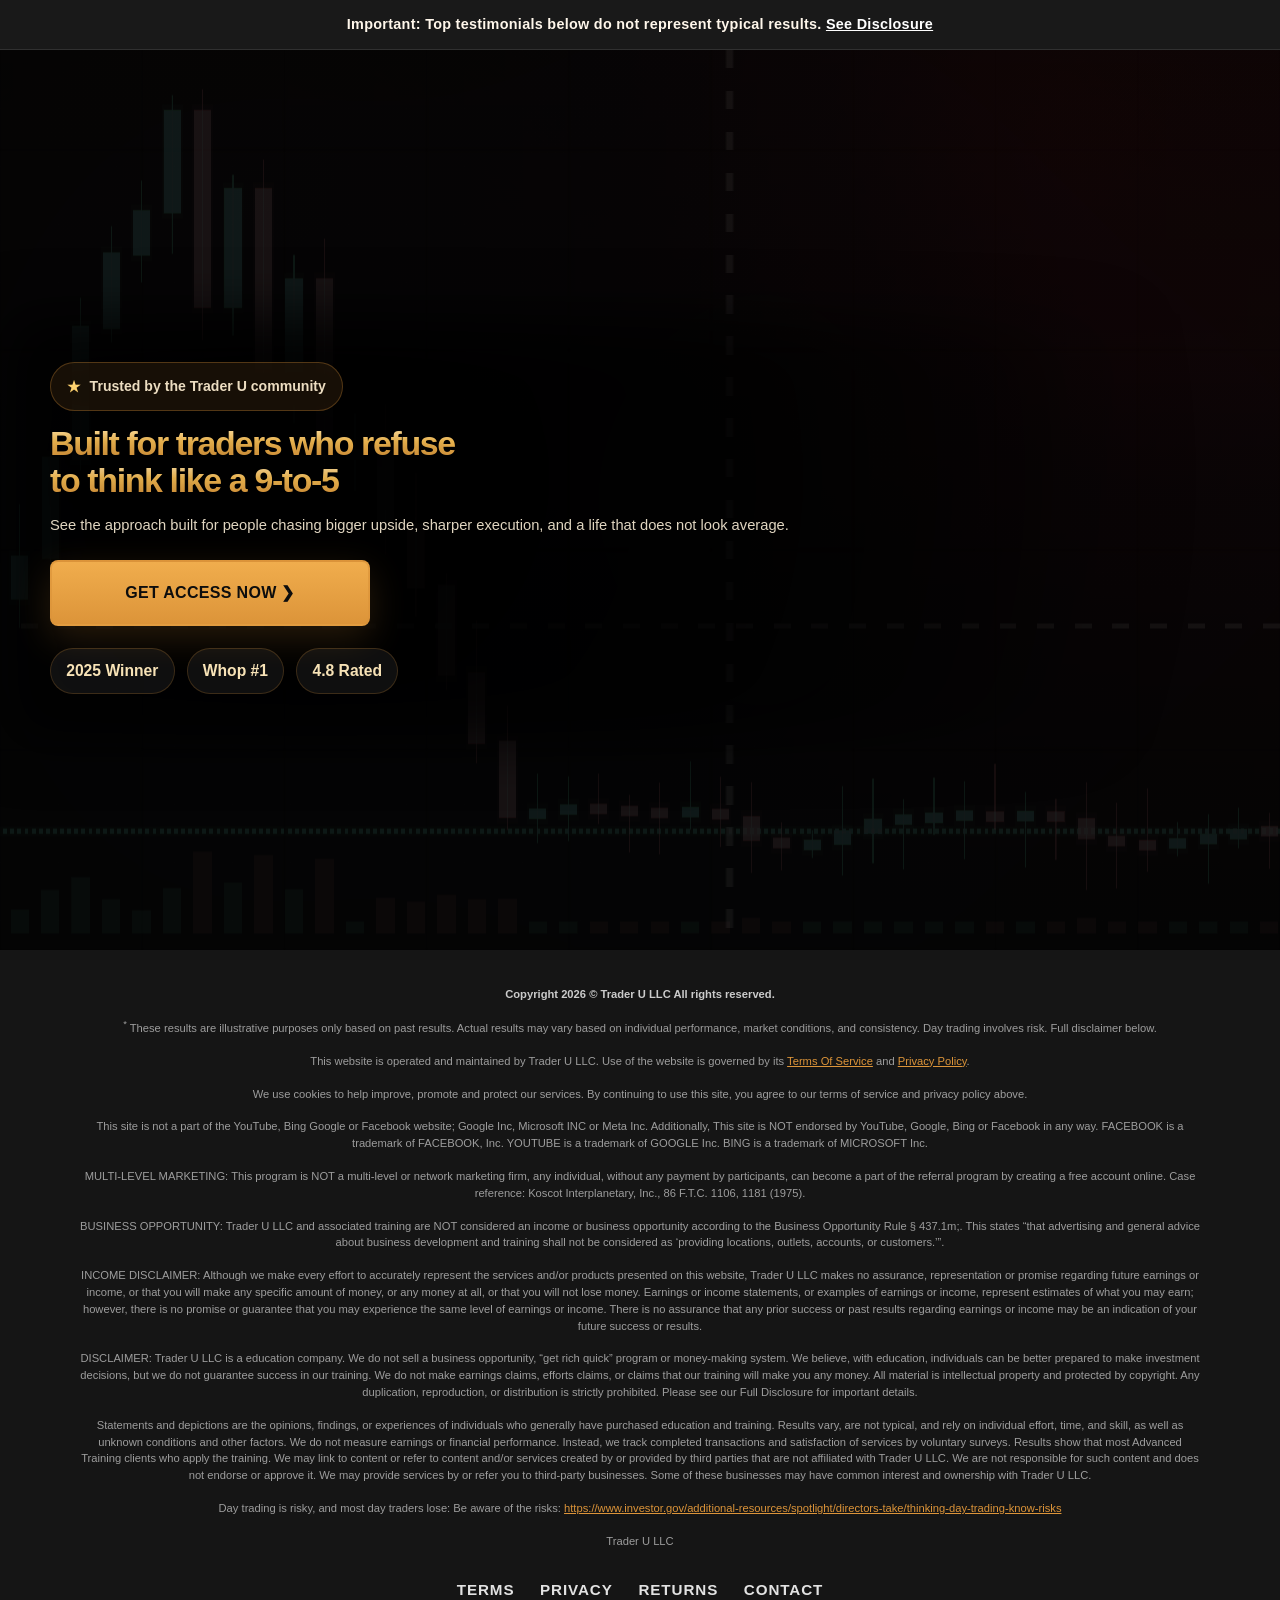
<file: Index.html>
<!DOCTYPE html>
<html lang="en">
<head>
  <meta charset="UTF-8" />
  <meta name="viewport" content="width=device-width, initial-scale=1.0" />
  <title>Trader U LLC</title>
  <meta
    name="description"
    content="Learn the new way hundreds of traders are becoming profitable."
  />
  <link rel="stylesheet" href="css/styles.css" />
</head>
<body class="home-page home-page--minimal">
  <div class="announcement-bar announcement-bar--minimal">
    <div class="container announcement-bar__inner">
      <p>
        Important: Top testimonials below do not represent typical results.
        <a href="#site-disclosure">See Disclosure</a>
      </p>
    </div>
  </div>

  <main class="landing-main">
    <section class="landing-hero landing-hero--market">
      <canvas class="landing-hero__canvas" data-hero-canvas aria-hidden="true"></canvas>
      <div class="landing-hero__grid" aria-hidden="true"></div>
      <div class="container landing-hero__inner">
        <div class="landing-hero__content">
          <div class="landing-trust-badge" aria-label="Trust badge">
            <span class="landing-trust-badge__icon">★</span>
            <span>Trusted by the Trader U community</span>
          </div>

          <h1 class="landing-hero__title">
            <span>Built for traders who refuse</span>
            <span>to think like a 9-to-5</span>
          </h1>
          <p class="landing-hero__sub">
            See the approach built for people chasing bigger upside, sharper execution, and a life that does not look average.
          </p>

          <div class="landing-hero__actions">
            <a class="landing-cta" href="terms.html">GET ACCESS NOW ❯</a>
          </div>

          <div class="landing-badges" aria-label="Trust badges">
            <span>2025 Winner</span>
            <span>Whop #1</span>
            <span>4.8 Rated</span>
          </div>
        </div>
      </div>
    </section>

    <footer class="landing-footer" id="site-disclosure">
      <div class="container landing-footer__inner">
        <div class="landing-disclosure">
          <p><strong>Copyright 2026 &copy; Trader U LLC All rights reserved.</strong></p>
          <p>
            <sup>*</sup> These results are illustrative purposes only based on past results. Actual results may vary based on
            individual performance, market conditions, and consistency. Day trading involves risk. Full disclaimer below.
          </p>
          <p>
            This website is operated and maintained by Trader U LLC. Use of the website is governed by its
            <a href="terms.html">Terms Of Service</a> and <a href="privacy.html">Privacy Policy</a>.
          </p>
          <p>
            We use cookies to help improve, promote and protect our services. By continuing to use this site,
            you agree to our terms of service and privacy policy above.
          </p>
          <p>
            This site is not a part of the YouTube, Bing Google or Facebook website; Google Inc, Microsoft INC or Meta Inc.
            Additionally, This site is NOT endorsed by YouTube, Google, Bing or Facebook in any way.
            FACEBOOK is a trademark of FACEBOOK, Inc. YOUTUBE is a trademark of GOOGLE Inc.
            BING is a trademark of MICROSOFT Inc.
          </p>
          <p>
            MULTI-LEVEL MARKETING: This program is NOT a multi-level or network marketing firm, any individual,
            without any payment by participants, can become a part of the referral program by creating a free account online.
            Case reference: Koscot Interplanetary, Inc., 86 F.T.C. 1106, 1181 (1975).
          </p>
          <p>
            BUSINESS OPPORTUNITY: Trader U LLC and associated training are NOT considered an income or business opportunity
            according to the Business Opportunity Rule § 437.1m;. This states “that advertising and general advice about
            business development and training shall not be considered as ‘providing locations, outlets, accounts, or customers.’”.
          </p>
          <p>
            INCOME DISCLAIMER: Although we make every effort to accurately represent the services and/or products
            presented on this website, Trader U LLC makes no assurance, representation or promise regarding future earnings
            or income, or that you will make any specific amount of money, or any money at all, or that you will not lose money.
            Earnings or income statements, or examples of earnings or income, represent estimates of what you may earn; however,
            there is no promise or guarantee that you may experience the same level of earnings or income.
            There is no assurance that any prior success or past results regarding earnings or income may be an indication of your future success or results.
          </p>
          <p>
            DISCLAIMER: Trader U LLC is a education company. We do not sell a business opportunity, “get rich quick” program
            or money-making system. We believe, with education, individuals can be better prepared to make investment decisions,
            but we do not guarantee success in our training. We do not make earnings claims, efforts claims, or claims that our training
            will make you any money. All material is intellectual property and protected by copyright. Any duplication, reproduction,
            or distribution is strictly prohibited. Please see our Full Disclosure for important details.
          </p>
          <p>
            Statements and depictions are the opinions, findings, or experiences of individuals who generally have purchased education
            and training. Results vary, are not typical, and rely on individual effort, time, and skill, as well as unknown conditions and other factors.
            We do not measure earnings or financial performance. Instead, we track completed transactions and satisfaction of services by voluntary surveys.
            Results show that most Advanced Training clients who apply the training. We may link to content or refer to content and/or services
            created by or provided by third parties that are not affiliated with Trader U LLC. We are not responsible for such content and does not endorse or approve it.
            We may provide services by or refer you to third-party businesses. Some of these businesses may have common interest and ownership with Trader U LLC.
          </p>
          <p>
            Day trading is risky, and most day traders lose: Be aware of the risks:
            <a href="https://www.investor.gov/additional-resources/spotlight/directors-take/thinking-day-trading-know-risks" target="_blank" rel="noopener noreferrer">
              https://www.investor.gov/additional-resources/spotlight/directors-take/thinking-day-trading-know-risks
            </a>
          </p>
          <p>Trader U LLC</p>
        </div>

        <div class="landing-footer__links">
          <a href="terms.html">TERMS</a>
          <a href="privacy.html">PRIVACY</a>
          <a href="returns.html">RETURNS</a>
          <a href="contact.html">CONTACT</a>
        </div>
      </div>
    </footer>
  </main>

  <script src="js/site.js"></script>
</body>
</html>
</file>
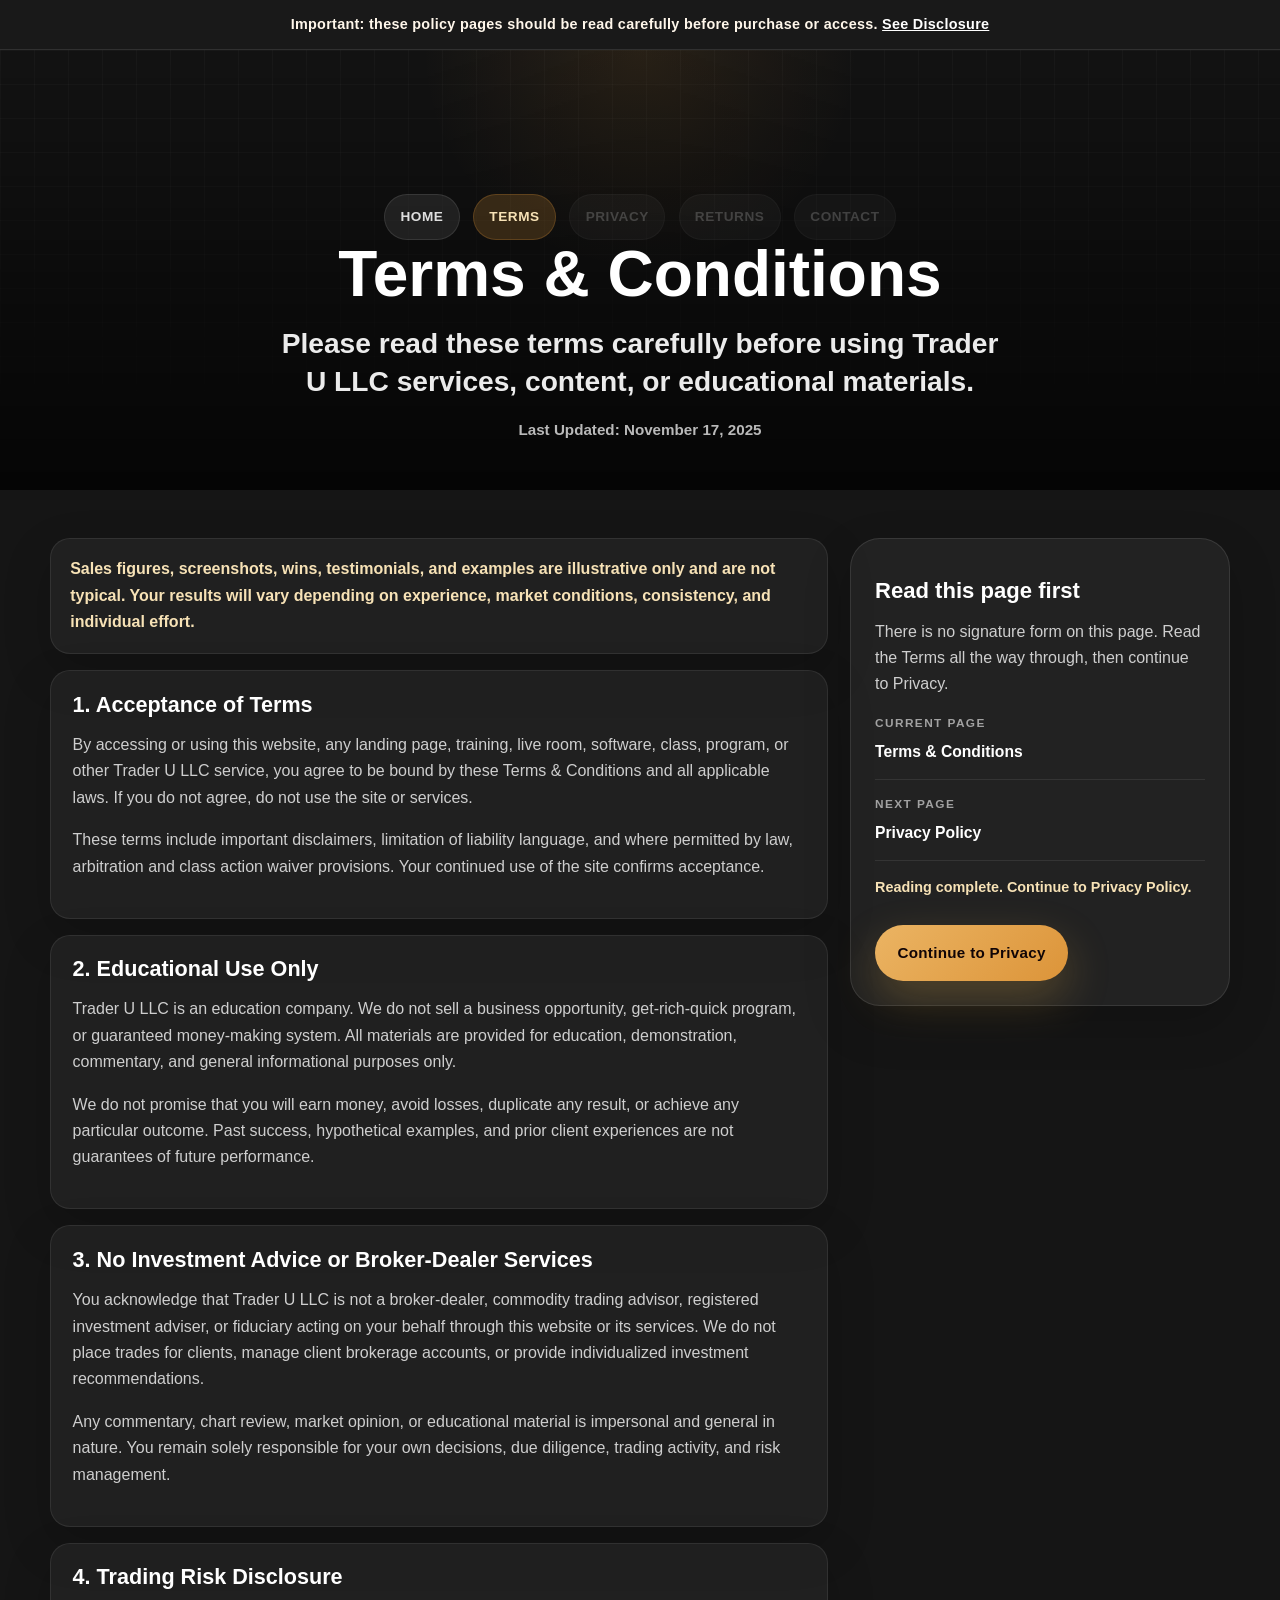
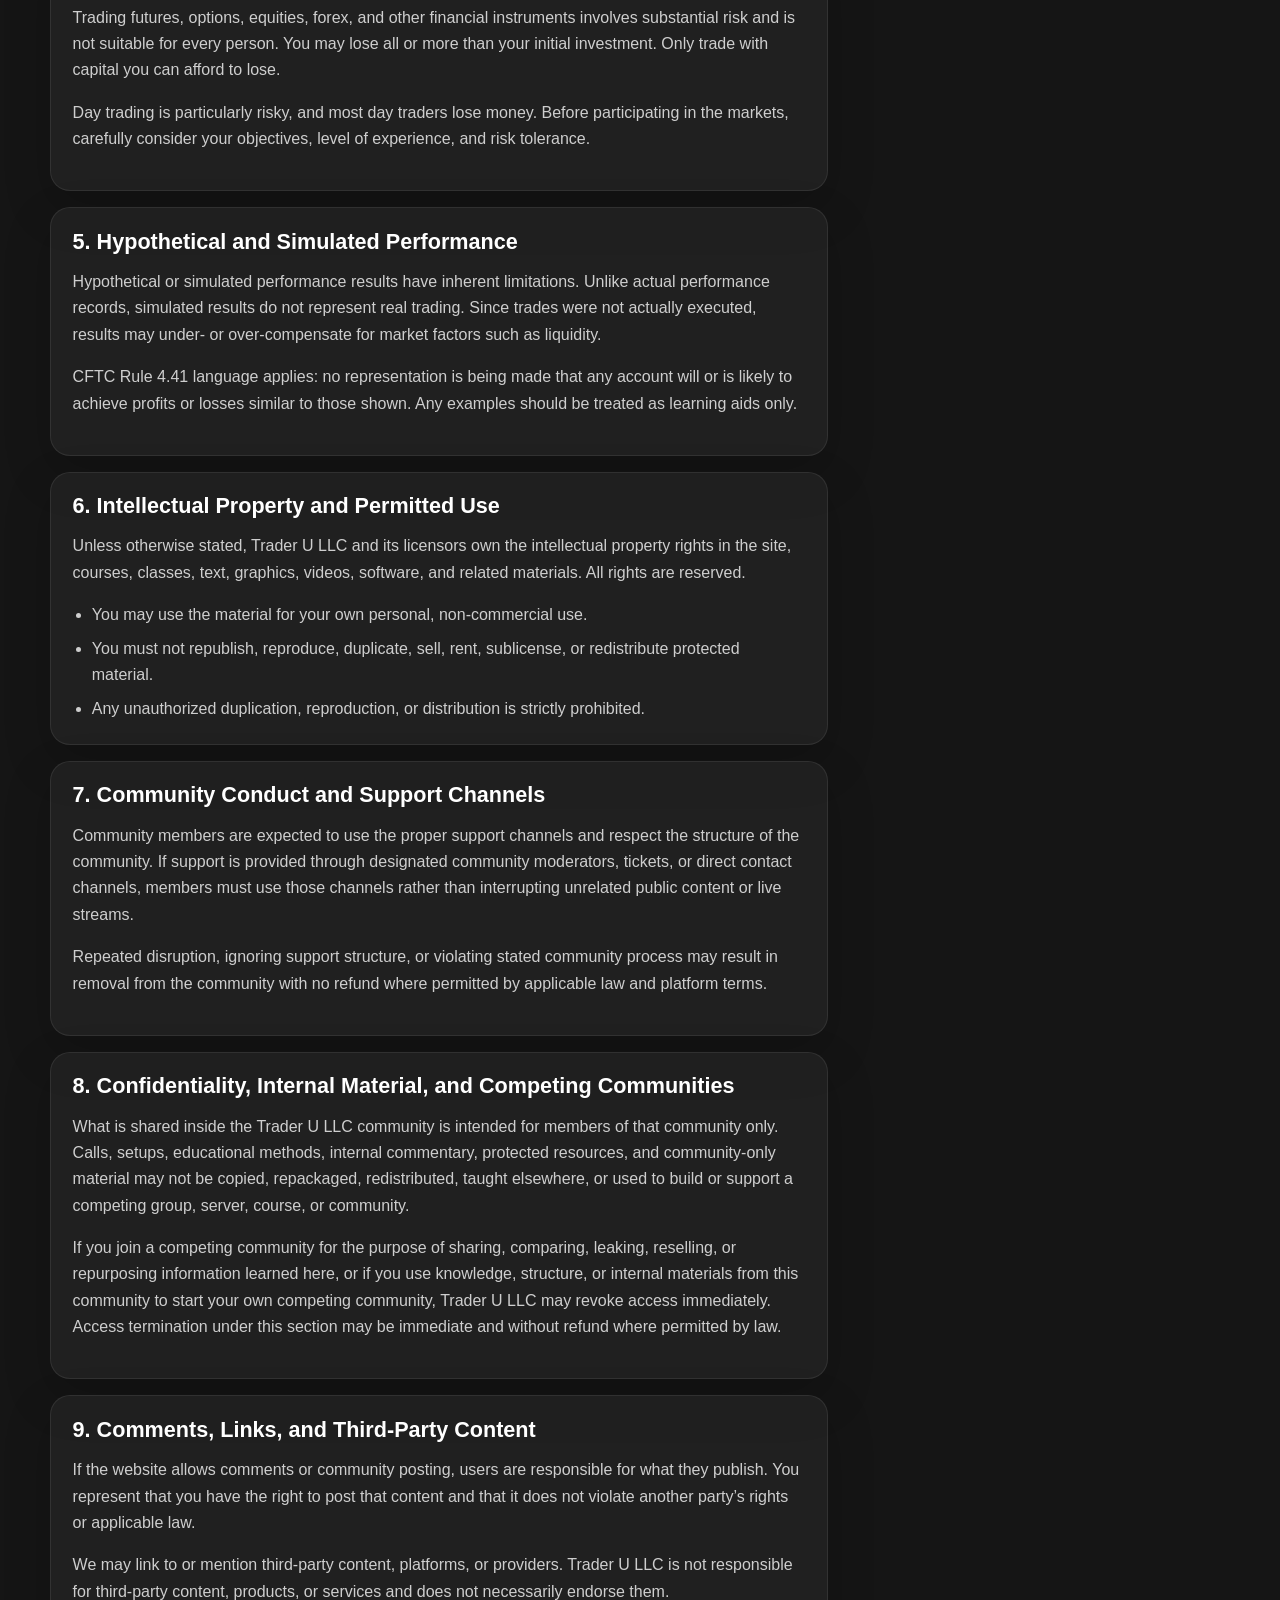
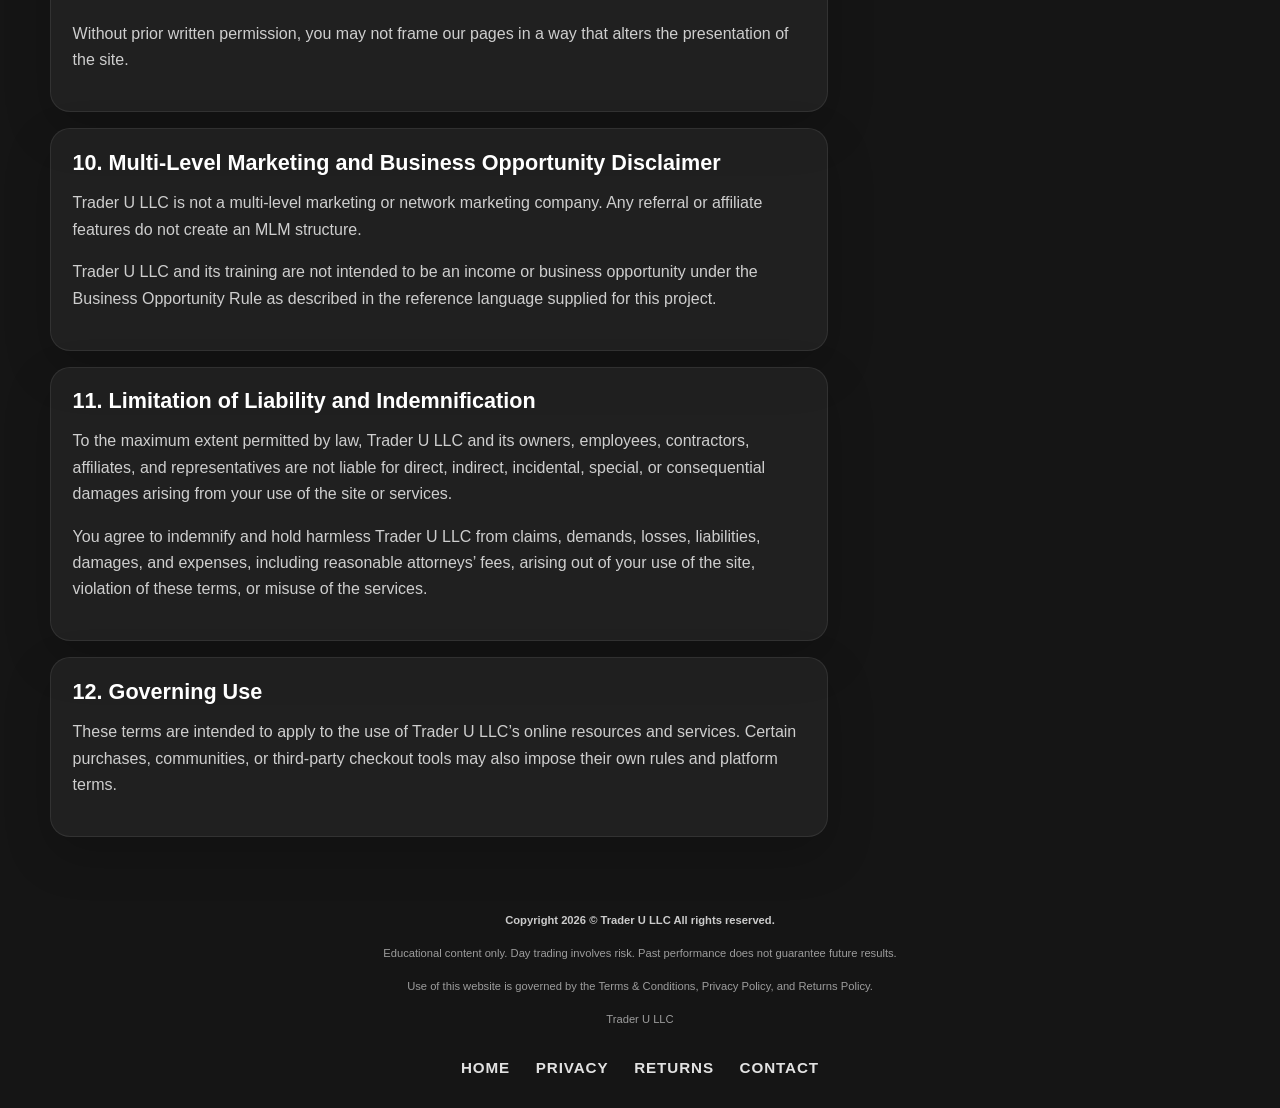
<file: contact.html>
<!DOCTYPE html>
<html lang="en">
<head>
  <meta charset="UTF-8" />
  <meta name="viewport" content="width=device-width, initial-scale=1.0" />
  <title>Trader U LLC | Contact</title>
  <meta
    name="description"
    content="Contact Trader U LLC for policy questions, purchase questions, and account support."
  />
  <link rel="stylesheet" href="css/styles.css" />
</head>
<body class="policy-page" data-page="contact">
  <div class="announcement-bar announcement-bar--minimal">
    <div class="container announcement-bar__inner">
      <p>
        Final step: the form opens only after Terms, Privacy, and Returns have all been fully read.
        <a href="#site-disclosure">See Disclosure</a>
      </p>
    </div>
  </div>

  <main class="landing-main">
    <section class="landing-hero landing-hero--subpage">
      <div class="landing-hero__grid" aria-hidden="true"></div>
      <div class="container landing-hero__inner landing-hero__inner--subpage">
        <nav class="subpage-nav" aria-label="Primary">
          <a href="index.html">Home</a>
          <a href="terms.html" data-gate-target="terms">Terms</a>
          <a href="privacy.html" data-gate-target="privacy">Privacy</a>
          <a href="returns.html" data-gate-target="returns">Returns</a>
          <a href="contact.html" data-gate-target="contact" aria-current="page">Contact</a>
        </nav>

        <div class="landing-hero__content landing-hero__content--subpage">
          <h1>Final Step</h1>
          <p class="landing-hero__sub">
            Review the community rules here. The final form only appears after the legal pages are finished.
          </p>
          <p class="policy-meta">Community standards and final gated application</p>
        </div>
      </div>
    </section>

    <section class="policy-section">
      <div class="container contact-layout">
        <article class="policy-content">
          <section class="policy-card">
            <h2>Community Overview</h2>
            <p>
              This is a fast-growing community eager to eat and we’re here to help.
              Whether someone is brand new or leveling up, the expectation is simple:
              respect the structure, respect the community, and use the information responsibly.
            </p>
          </section>

          <section class="policy-card">
            <h2>Channels</h2>
            <ul>
              <li><strong>start-here</strong> — Read before anything else.</li>
              <li><strong>coins-only</strong> — Coins, signals, and setups only.</li>
              <li><strong>top-callers</strong> — Best calls and priority watchlist content.</li>
              <li><strong>pnl</strong> — Share wins and losses.</li>
              <li><strong>gen-chat</strong> — Hangout, memes, and casual conversation.</li>
              <li><strong>beginners</strong> — Beginner videos, guides, and starting points.</li>
              <li><strong>questions</strong> — Ask anything, all levels welcome.</li>
              <li><strong>giveaways</strong> — Promotions and giveaway updates.</li>
              <li><strong>announcements</strong> — Important updates and notices.</li>
              <li><strong>tickets</strong> — Open a ticket if help is needed.</li>
            </ul>
          </section>

          <section class="policy-card">
            <h2>Community Rules</h2>
            <p>
              Be respectful. Stay on topic. No financial advice. No spam or scams. English and Spanish are both welcome.
              Keep it legal, post in the correct channels, and do not harass people. Toxic behavior, repeated misuse of the structure,
              or sketchy direct messaging may result in removal.
            </p>
          </section>

          <section class="policy-card">
            <h2>Zero-Tolerance Support Rule</h2>
            <p>
              If support is supposed to happen through the community, tickets, or designated contacts,
              members must use those paths. Public-facing content, outside live streams, and unrelated channels are not the place
              to demand personal trading help, wallet help, or community support if the rules say otherwise.
            </p>
            <p>
              If that structure is broken after clear notice, access may be removed immediately and without refund where permitted by law.
            </p>
          </section>

          <section class="policy-card">
            <h2>Confidentiality and Competing Communities</h2>
            <ul>
              <li>What is learned in this community stays in this community.</li>
              <li>Calls, setups, internal methods, and community-only material may not be reused to launch or support a competing group.</li>
              <li>If someone is found using this community while actively building or participating in a competing community with shared internal information, access may be removed.</li>
              <li>No refunds are promised after removal for this type of violation where permitted by law and platform terms.</li>
            </ul>
          </section>

          <section class="policy-card">
            <h2>Disclaimer</h2>
            <p>
              Trader U LLC is not responsible for anyone’s trades. This is educational content only.
              Every person remains responsible for their own account, capital, and decisions.
            </p>
          </section>
        </article>

        <aside class="policy-sidebar">
          <div class="agreement-form agreement-form--dark contact-card">
            <h3>Final join form</h3>
            <p class="form-intro">
              This is the only place the form appears. It unlocks after Terms, Privacy, and Returns have each been read all the way through.
            </p>

            <div class="contact-list">
              <div>
                <span>Terms</span>
                <strong class="status-pill" data-status-pill="terms">Pending</strong>
              </div>
              <div>
                <span>Privacy</span>
                <strong class="status-pill" data-status-pill="privacy">Pending</strong>
              </div>
              <div>
                <span>Returns</span>
                <strong class="status-pill" data-status-pill="returns">Pending</strong>
              </div>
            </div>

            <p class="gate-status" data-final-gate-status>
              Read Terms, Privacy, and Returns all the way through before opening the final form.
            </p>

            <div class="form-actions">
              <button class="btn btn--primary" type="button" data-open-join-form disabled>Open final form</button>
              <a class="btn btn--ghost btn--light" href="terms.html">Back to terms</a>
            </div>
          </div>
        </aside>
      </div>

      <div class="join-modal" data-join-modal hidden>
        <div class="join-modal__dialog">
          <button class="join-modal__close" type="button" data-close-join-modal aria-label="Close form">×</button>
          <h2>Trader U LLC Join Form</h2>
          <p class="join-modal__intro">
            Complete this once the legal pages are done. It sends the confirmation without redirecting away from the site.
          </p>

          <form
            class="join-form"
            data-join-form
            action="https://api.web3forms.com/submit"
            method="POST"
            autocomplete="off"
          >
            <input type="hidden" name="access_key" value="0d825025-7580-46f4-93ca-f39d072515e7" />
            <input type="hidden" name="subject" value="Trader U LLC Community Join Request" />
            <input type="hidden" name="terms_completed" value="no" />
            <input type="hidden" name="privacy_completed" value="no" />
            <input type="hidden" name="returns_completed" value="no" />
            <input type="hidden" name="message" value="" />

            <label>
              Full name
              <input type="text" name="name" placeholder="John Doe" autocomplete="off" required />
            </label>

            <label>
              Email address
              <input type="email" name="email" placeholder="johndoe@example.com" autocomplete="off" required />
            </label>

            <label>
              Discord name
              <input type="text" name="discord_name" placeholder="@JohnDoe" autocomplete="off" spellcheck="false" required />
            </label>

            <label>
              Typed signature
              <input type="text" name="signature" placeholder="John Doe" autocomplete="off" required />
            </label>

            <label>
              Date signed
              <input type="date" name="signed_date" required />
            </label>

            <label class="checkbox checkbox--dark">
              <input type="checkbox" required />
              <span>I understand that internal community material must stay inside the Trader U LLC community.</span>
            </label>

            <label class="checkbox checkbox--dark">
              <input type="checkbox" required />
              <span>I understand that using this community’s material to build or support a competing community may result in removal.</span>
            </label>

            <div class="form-actions">
              <button class="btn btn--primary" type="submit">Submit form</button>
              <button class="btn btn--ghost btn--light" type="button" data-close-join-modal>Cancel</button>
            </div>

            <p class="form-status" data-join-submit-status></p>
          </form>

          <div class="join-success" data-join-success hidden>
            <div class="join-success__icon" aria-hidden="true">✓</div>
            <h3>Thank you for signing.</h3>
            <p data-join-success-message>
              Your confirmation was sent successfully. Go back to Discord and get started.
            </p>
          </div>
        </div>
      </div>
    </section>

    <footer class="landing-footer" id="site-disclosure">
      <div class="container landing-footer__inner">
        <div class="landing-disclosure">
          <p><strong>Copyright 2026 &copy; Trader U LLC All rights reserved.</strong></p>
          <p>Trader U LLC</p>
        </div>

        <div class="landing-footer__links">
          <a href="index.html">HOME</a>
          <a href="terms.html">TERMS</a>
          <a href="privacy.html">PRIVACY</a>
          <a href="returns.html">RETURNS</a>
        </div>
      </div>
    </footer>
  </main>

  <script src="js/site.js"></script>
</body>
</html>
</file>
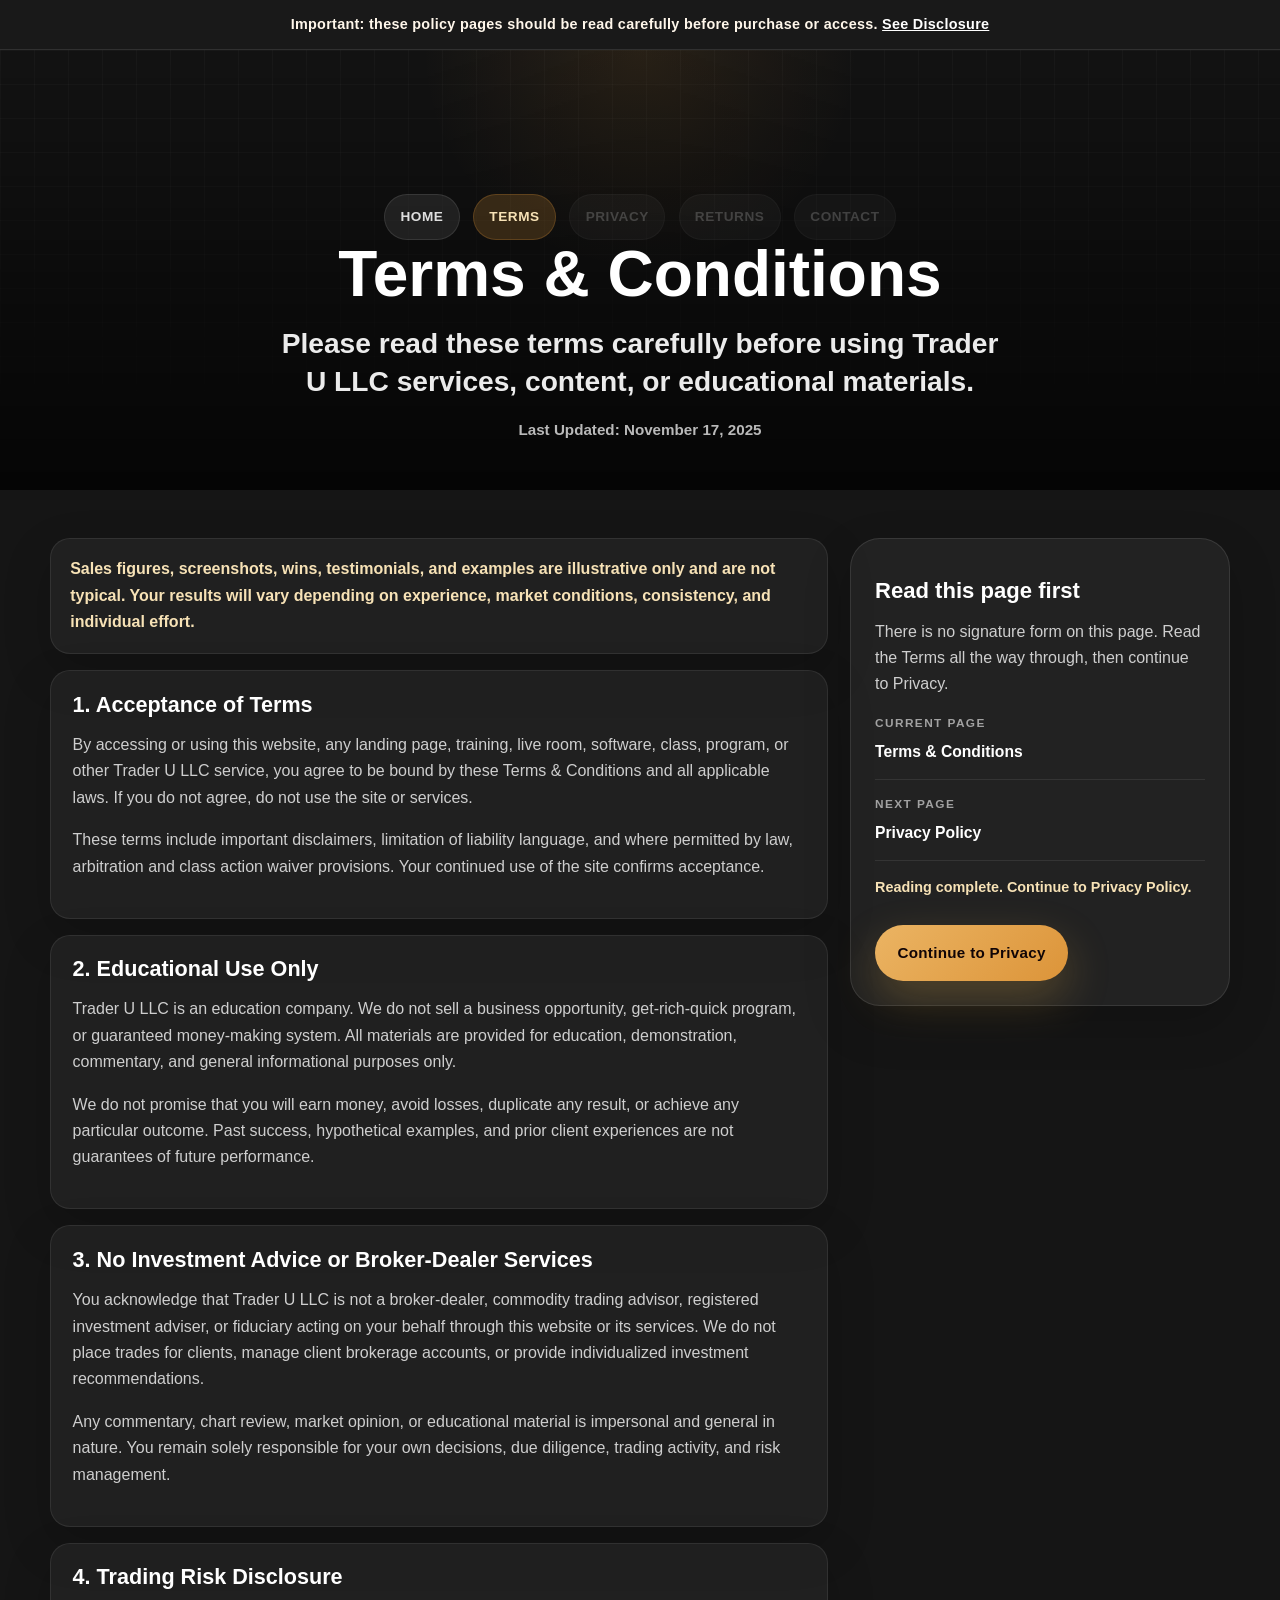
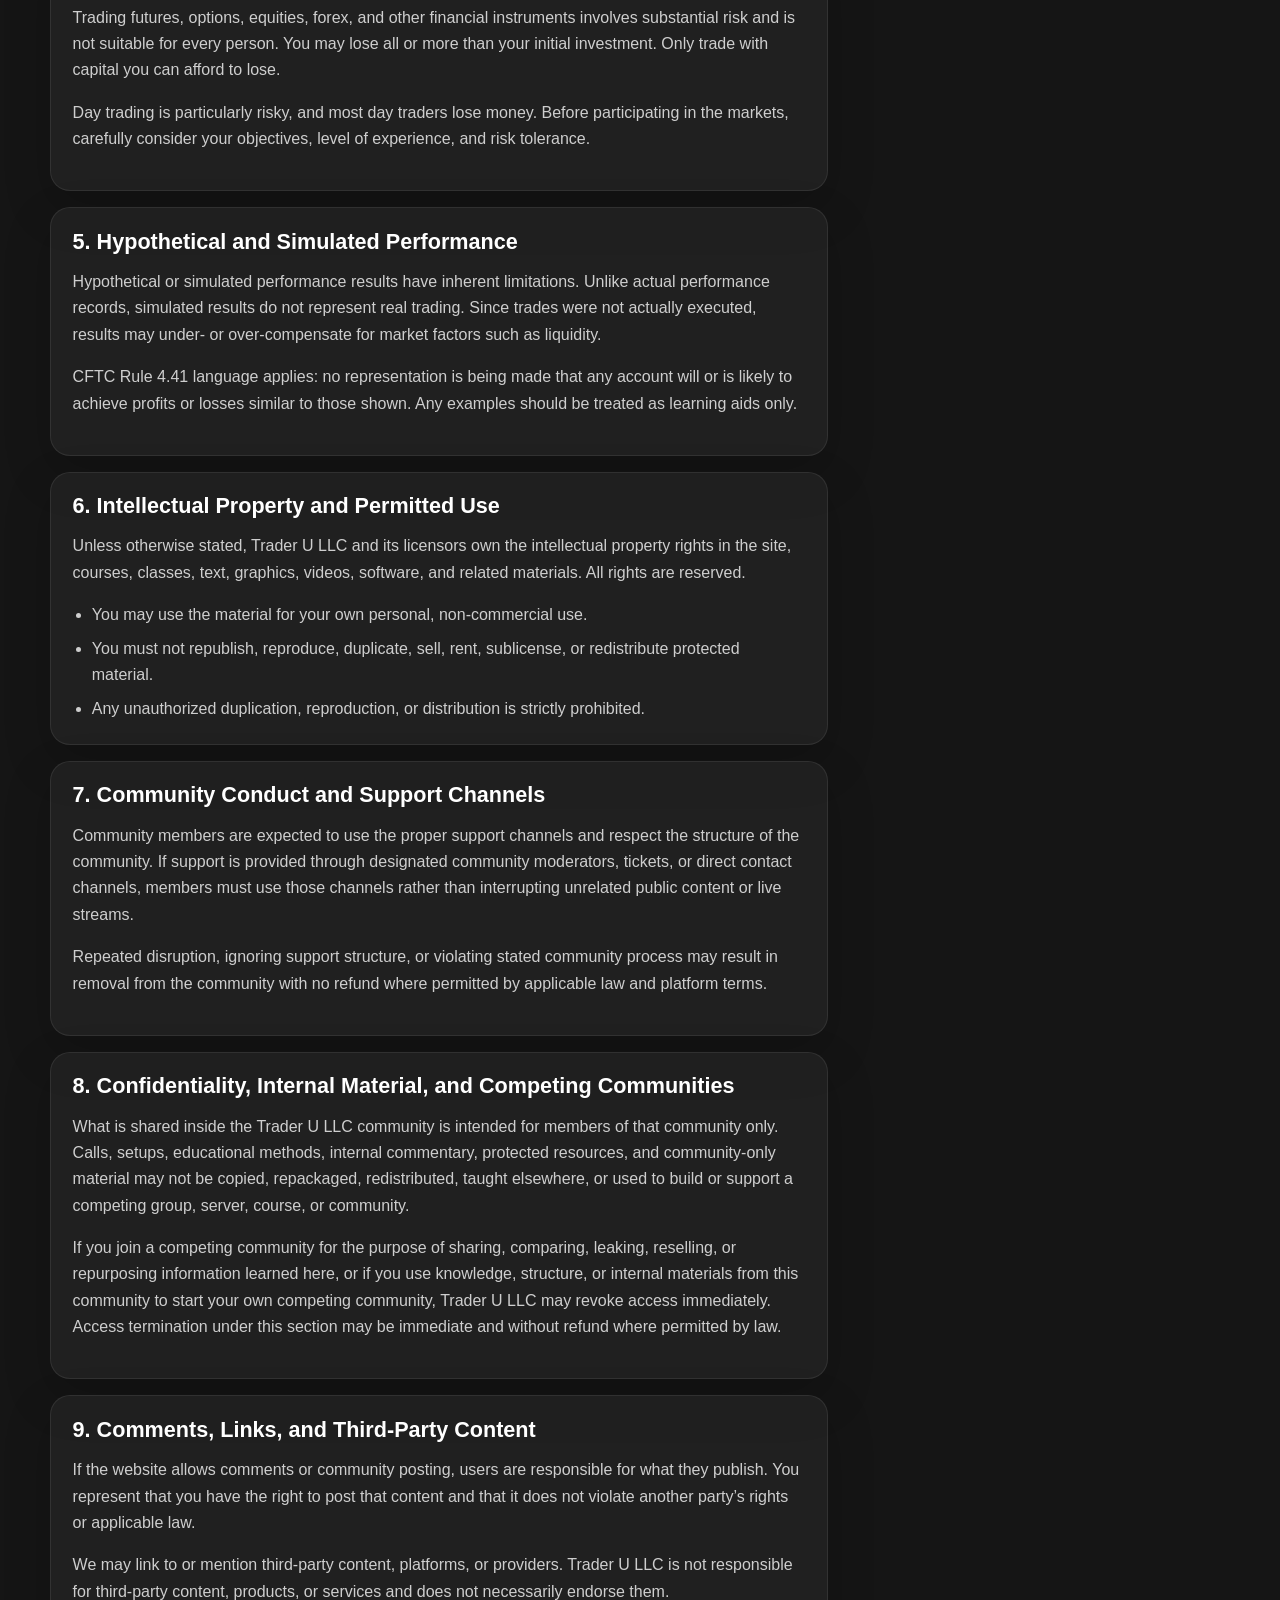
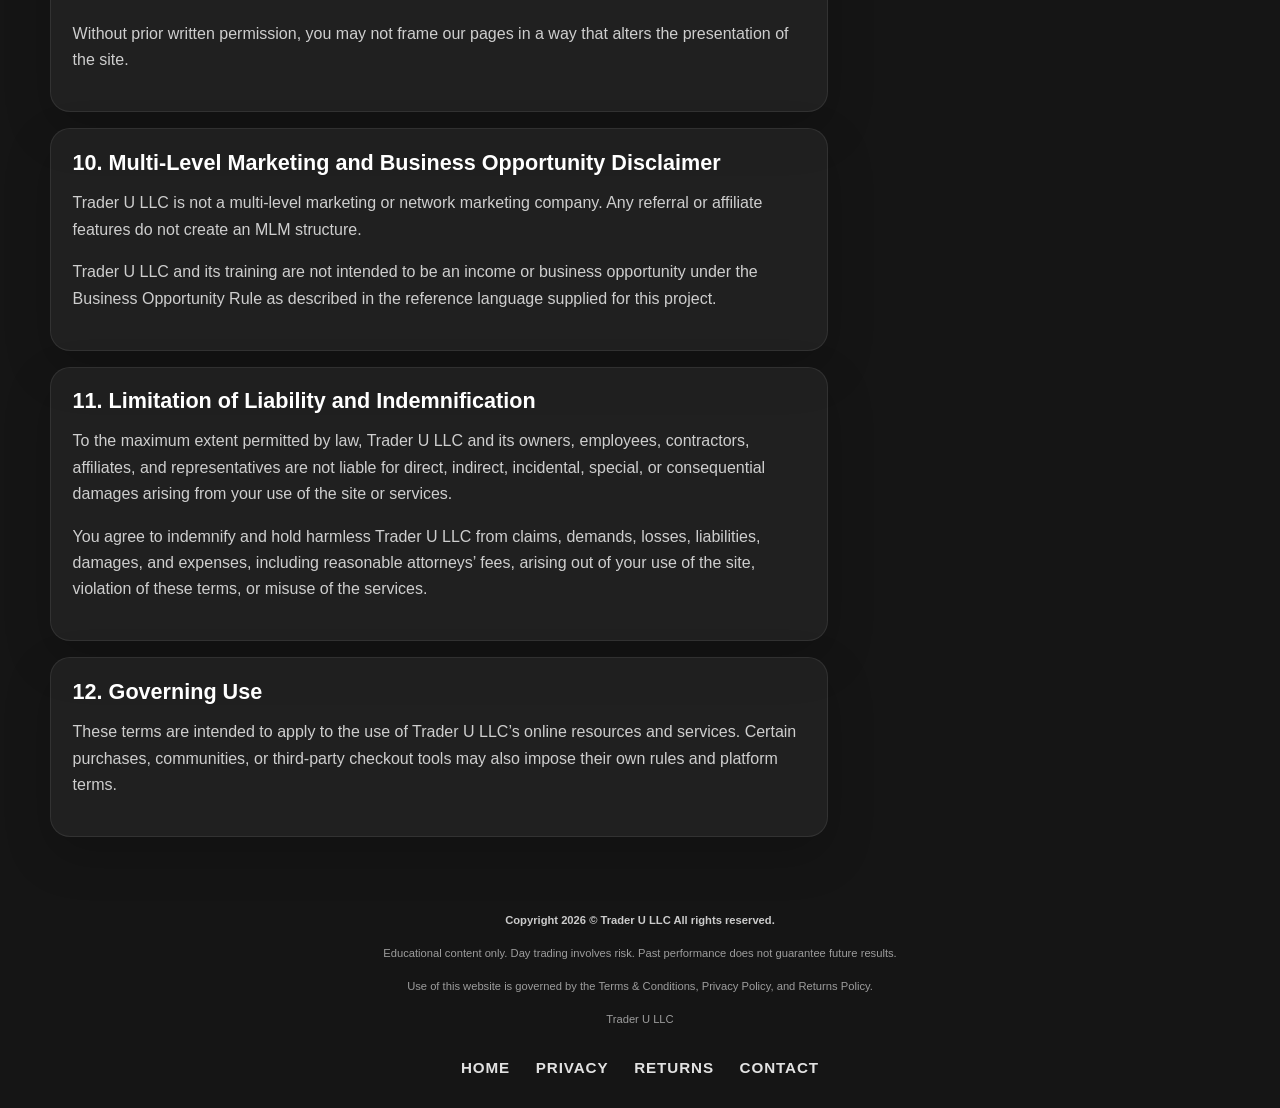
<file: privacy.html>
<!DOCTYPE html>
<html lang="en">
<head>
  <meta charset="UTF-8" />
  <meta name="viewport" content="width=device-width, initial-scale=1.0" />
  <title>Trader U LLC | Privacy Policy</title>
  <meta
    name="description"
    content="Trader U LLC privacy policy with cookies, data collection, security, and privacy rights."
  />
  <link rel="stylesheet" href="css/styles.css" />
</head>
<body class="policy-page" data-page="privacy">
  <div class="announcement-bar announcement-bar--minimal">
    <div class="container announcement-bar__inner">
      <p>
        Important: these policy pages should be read carefully before purchase or access.
        <a href="#site-disclosure">See Disclosure</a>
      </p>
    </div>
  </div>

  <main class="landing-main">
    <section class="landing-hero landing-hero--subpage">
      <div class="landing-hero__grid" aria-hidden="true"></div>
      <div class="container landing-hero__inner landing-hero__inner--subpage">
        <nav class="subpage-nav" aria-label="Primary">
          <a href="index.html">Home</a>
          <a href="terms.html" data-gate-target="terms">Terms</a>
          <a href="privacy.html" data-gate-target="privacy" aria-current="page">Privacy</a>
          <a href="returns.html" data-gate-target="returns">Returns</a>
          <a href="contact.html" data-gate-target="contact">Contact</a>
        </nav>

        <div class="landing-hero__content landing-hero__content--subpage">
          <h1>Privacy Policy</h1>
          <p class="landing-hero__sub">
            This page explains how Trader U LLC collects, uses, stores, and protects personal information.
          </p>
          <p class="policy-meta">Last Updated: March 13, 2025</p>
        </div>
      </div>
    </section>

    <section class="policy-section">
      <div class="container policy-layout">
        <article class="policy-content" data-reading-doc="privacy">
          <div class="policy-alert">
            By using this website, submitting forms, registering, purchasing, or communicating with Trader U LLC,
            you consent to the collection and use of information as described in this policy.
          </div>

          <section class="policy-card">
            <h2>1. Scope of This Policy</h2>
            <p>
              This Privacy Policy applies to Trader U LLC’s website, online resources, mobile-accessible content,
              services, and communication channels. It explains how we handle personal information received from visitors,
              users, customers, applicants, vendors, and business contacts where applicable.
            </p>
          </section>

          <section class="policy-card">
            <h2>2. Information We Collect</h2>
            <p>We may collect both information you submit and information collected automatically.</p>
            <ul>
              <li>Identifiers such as your name, email address, physical address, phone number, and IP address.</li>
              <li>Commercial information such as products or services purchased.</li>
              <li>Professional information when provided through applications, forms, or business inquiries.</li>
              <li>Financial or checkout-related information needed to process payments through approved payment providers.</li>
              <li>Internet activity such as browser type, device details, pages visited, and interactions with emails or ads.</li>
              <li>Geolocation or approximate location data where available through standard website tools.</li>
            </ul>
          </section>

          <section class="policy-card">
            <h2>3. Information You Voluntarily Submit</h2>
            <p>
              When you send an email, complete a contact form, register, purchase a product, or otherwise communicate with us,
              we may keep the content of that communication and use it to respond, fulfill requests, provide services,
              or send updates and promotional messages.
            </p>
            <p>
              We do not sell, rent, or trade voluntarily submitted personal information to third parties.
            </p>
          </section>

          <section class="policy-card">
            <h2>4. Cookies, Tracking, and Similar Technologies</h2>
            <p>
              We use cookies and related technologies to improve site functionality, remember preferences,
              analyze traffic, protect our services, and better target communications or advertising.
            </p>
            <p>
              By continuing to use the site, you agree to our use of cookies as described in this Privacy Policy.
              Some advertising or affiliate partners may also use cookies or tracking technologies.
            </p>
          </section>

          <section class="policy-card">
            <h2>5. How We Use Personal Information</h2>
            <ul>
              <li>Provide, maintain, and improve our website, products, and services.</li>
              <li>Respond to questions, forms, and support requests.</li>
              <li>Process purchases and deliver access to digital products or courses.</li>
              <li>Send emails, calls, or text messages about services, updates, or marketing.</li>
              <li>Perform analytics, research, fraud prevention, and internal business operations.</li>
              <li>Comply with legal obligations and protect our rights, property, and safety.</li>
            </ul>
          </section>

          <section class="policy-card">
            <h2>6. Sharing and Disclosure</h2>
            <p>
              We may share information with service providers and business partners who help operate the website,
              process campaigns, host content, support customers, or perform business functions on our behalf.
            </p>
            <p>
              We may also disclose personal information when required by law or when we believe disclosure is necessary
              to protect rights, property, safety, or the integrity of our systems.
            </p>
          </section>

          <section class="policy-card">
            <h2>7. Data Security</h2>
            <p>
              We maintain reasonable technical, organizational, and administrative safeguards designed to protect personal information.
              Even so, no method of transmission or storage is completely secure, and we cannot guarantee absolute security.
            </p>
            <p>
              We review our security practices periodically and may activate incident response procedures when we believe information may have been compromised.
            </p>
          </section>

          <section class="policy-card">
            <h2>8. External Links and Third Parties</h2>
            <p>
              The website may link to third-party websites, communities, checkout pages, or service providers.
              We are not responsible for the privacy practices or content of those third parties.
            </p>
          </section>

          <section class="policy-card">
            <h2>9. California Privacy Rights</h2>
            <p>
              If California law applies to you, you may have rights to request access to, disclosure of, correction of,
              or deletion of certain personal information, subject to exceptions under applicable law.
            </p>
            <p>
              Trader U LLC does not sell personal information, and we do not discriminate against you for exercising privacy rights available under applicable law.
            </p>
          </section>

          <section class="policy-card">
            <h2>10. GDPR-Related Rights</h2>
            <p>
              If GDPR or similar laws apply, you may have rights including access, rectification, erasure,
              restriction of processing, objection, and data portability, subject to legal requirements and exceptions.
            </p>
            <p>
              Where relevant, information may be processed on the basis of legitimate interests, contractual necessity,
              compliance obligations, or other lawful bases recognized by applicable law.
            </p>
          </section>

          <section class="policy-card">
            <h2>11. Children’s Privacy</h2>
            <p>
              Our services are not intended for children under 13, and we do not knowingly collect personal information from children under 13.
              If we learn that such information has been submitted, we will take steps to delete it.
            </p>
          </section>

          <section class="policy-card">
            <h2>12. Policy Updates</h2>
            <p>
              We may update this Privacy Policy from time to time. Changes become effective when posted on the website,
              and continued use of the website after an update means you accept the revised policy.
            </p>
          </section>
        </article>

        <aside class="policy-sidebar">
          <div class="agreement-form agreement-form--dark">
            <h3>Read this page first</h3>
            <p class="form-intro">
              Privacy does not need its own signature. Finish reading the page and the continue button will unlock.
            </p>

            <div class="contact-list">
              <div>
                <span>Current page</span>
                <strong>Privacy Policy</strong>
              </div>
              <div>
                <span>Next page</span>
                <strong>Returns Policy</strong>
              </div>
            </div>

            <p class="gate-status" data-read-status="privacy">Scroll to the bottom of this page to unlock the continue button.</p>

            <div class="form-actions">
              <button
                class="btn btn--primary"
                type="button"
                data-read-continue="privacy"
                data-next-href="returns.html"
                data-next-label="Returns Policy"
                disabled
              >
                Continue to Returns
              </button>
            </div>
          </div>
        </aside>
      </div>
    </section>

    <footer class="landing-footer" id="site-disclosure">
      <div class="container landing-footer__inner">
        <div class="landing-disclosure">
          <p><strong>Copyright 2026 &copy; Trader U LLC All rights reserved.</strong></p>
          <p>This website uses cookies to help improve, promote, and protect our services.</p>
          <p>Trader U LLC</p>
        </div>

        <div class="landing-footer__links">
          <a href="index.html">HOME</a>
          <a href="terms.html">TERMS</a>
          <a href="returns.html">RETURNS</a>
          <a href="contact.html">CONTACT</a>
        </div>
      </div>
    </footer>
  </main>

  <script src="js/site.js"></script>
</body>
</html>
</file>
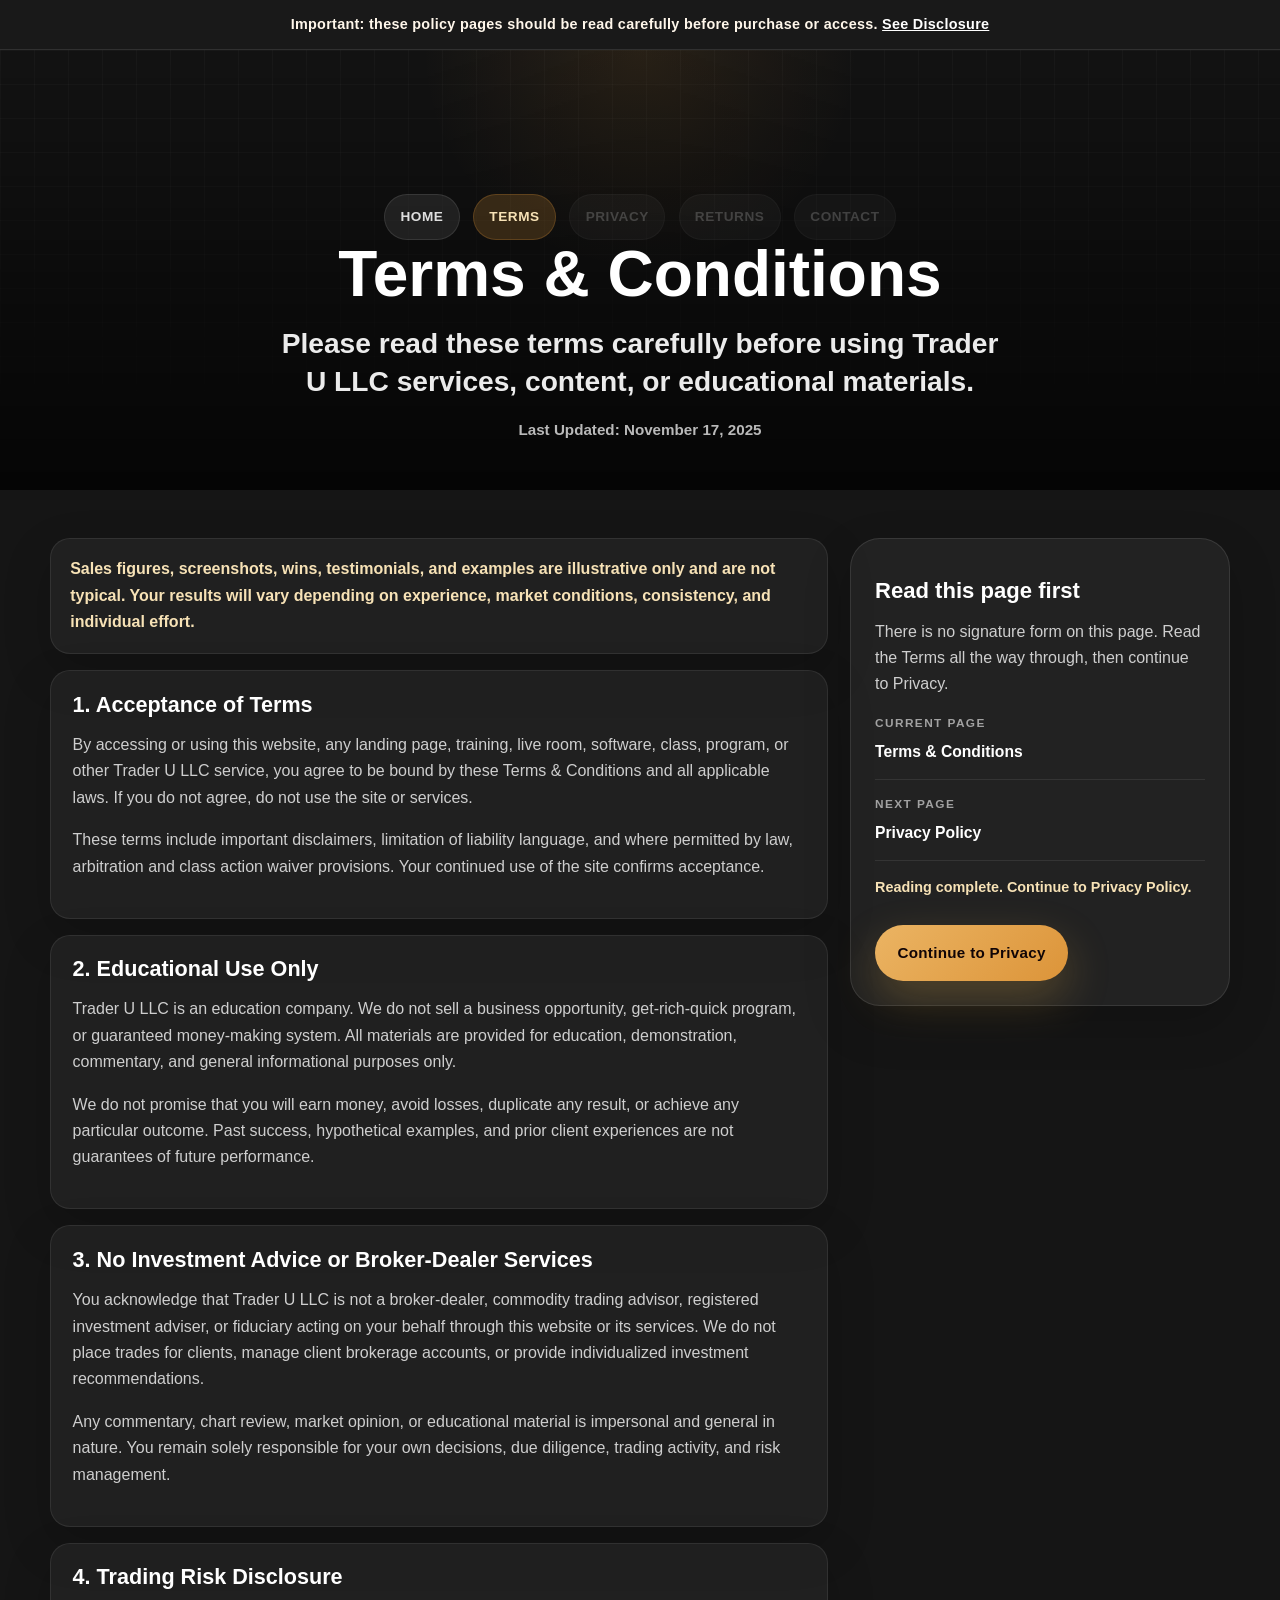
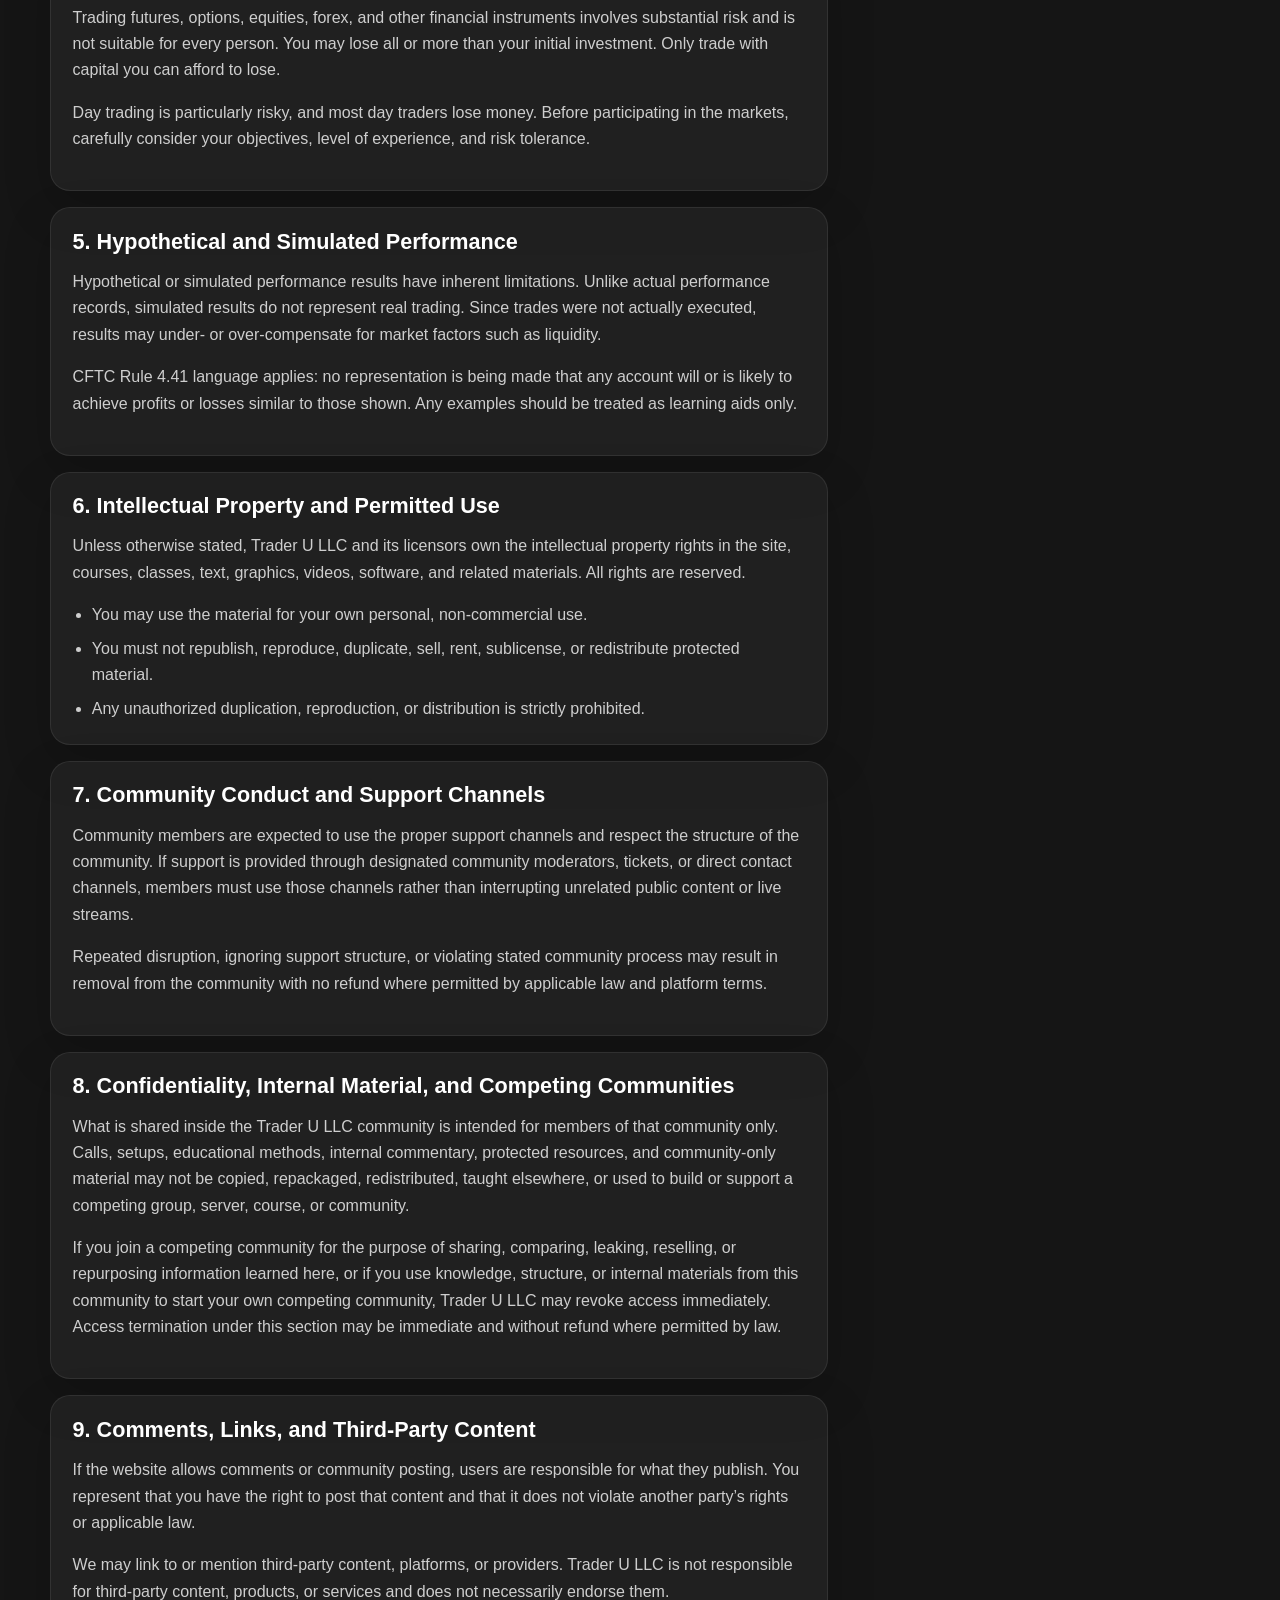
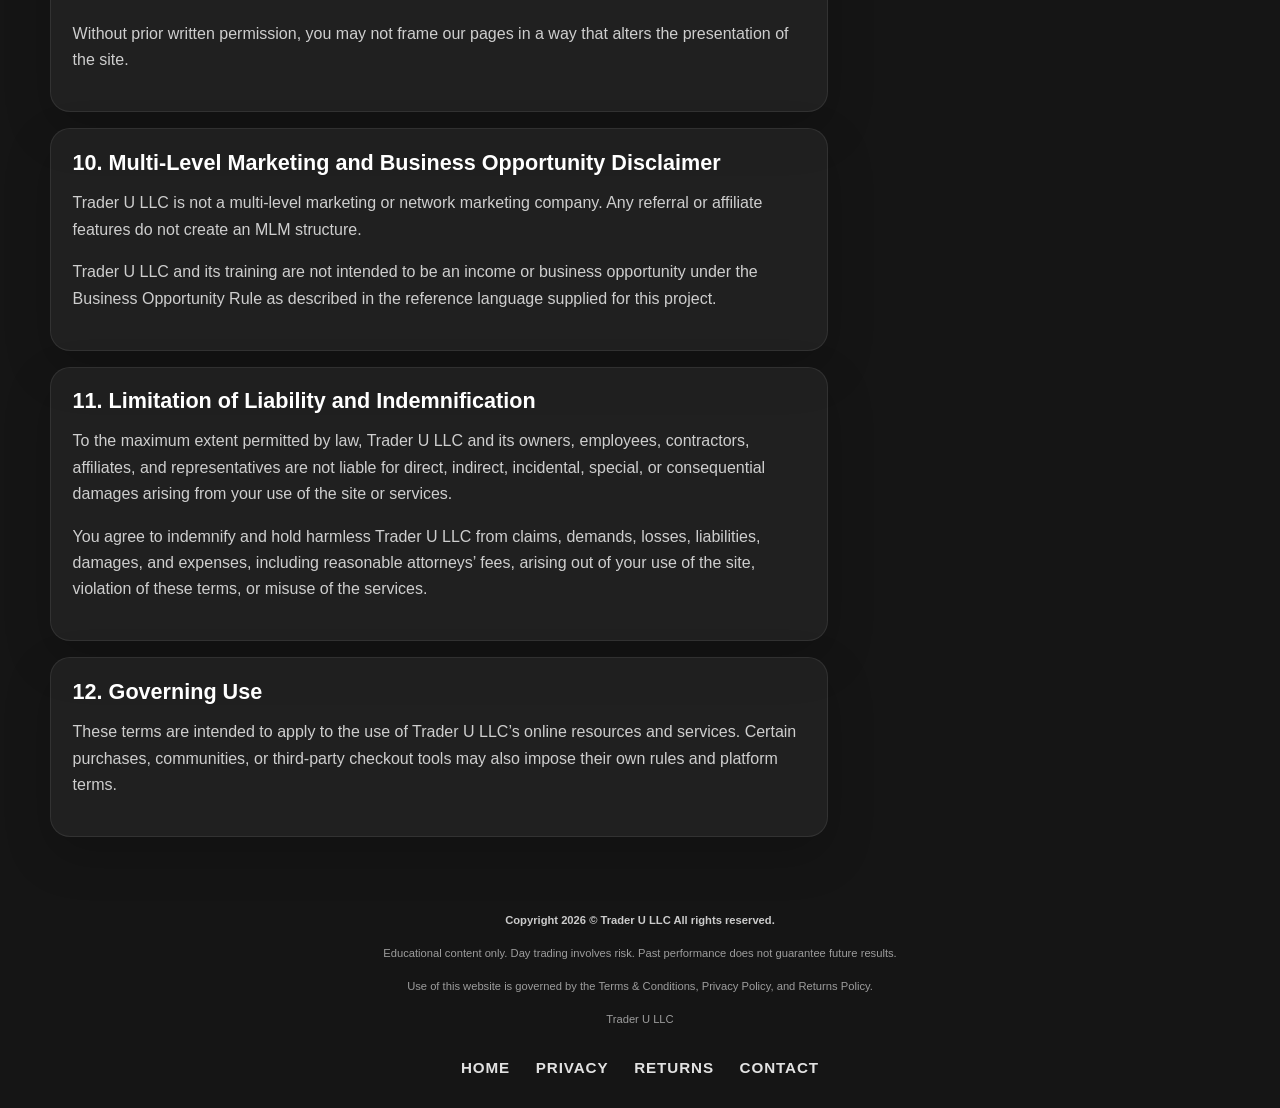
<file: returns.html>
<!DOCTYPE html>
<html lang="en">
<head>
  <meta charset="UTF-8" />
  <meta name="viewport" content="width=device-width, initial-scale=1.0" />
  <title>Trader U LLC | Returns Policy</title>
  <meta
    name="description"
    content="Trader U LLC no returns and no refunds policy for digital products, courses, and split payment plans."
  />
  <link rel="stylesheet" href="css/styles.css" />
</head>
<body class="policy-page" data-page="returns">
  <div class="announcement-bar announcement-bar--minimal">
    <div class="container announcement-bar__inner">
      <p>
        Important: these policy pages should be read carefully before purchase or access.
        <a href="#site-disclosure">See Disclosure</a>
      </p>
    </div>
  </div>

  <main class="landing-main">
    <section class="landing-hero landing-hero--subpage">
      <div class="landing-hero__grid" aria-hidden="true"></div>
      <div class="container landing-hero__inner landing-hero__inner--subpage">
        <nav class="subpage-nav" aria-label="Primary">
          <a href="index.html">Home</a>
          <a href="terms.html" data-gate-target="terms">Terms</a>
          <a href="privacy.html" data-gate-target="privacy">Privacy</a>
          <a href="returns.html" data-gate-target="returns" aria-current="page">Returns</a>
          <a href="contact.html" data-gate-target="contact">Contact</a>
        </nav>

        <div class="landing-hero__content landing-hero__content--subpage">
          <h1>Returns Policy</h1>
          <p class="landing-hero__sub">
            Digital products, educational programs, and online course purchases are final unless applicable law requires otherwise.
          </p>
          <p class="policy-meta">Marketplace reference language updated from October 1, 2024</p>
        </div>
      </div>
    </section>

    <section class="policy-section">
      <div class="container policy-layout">
        <article class="policy-content" data-reading-doc="returns">
          <div class="policy-alert">
            Trader U LLC digital products and online courses are delivered as access-based educational content.
            Because access is granted immediately or near-immediately, all sales are final.
          </div>

          <section class="policy-card">
            <h2>1. No Returns</h2>
            <p>
              Trader U LLC does not accept returns for digital products, programs, memberships, software,
              classes, course materials, or related educational content sold through this site or through approved checkout platforms.
            </p>
          </section>

          <section class="policy-card">
            <h2>2. No Refunds</h2>
            <p>
              Once access is granted, purchases are non-refundable and non-cancelable.
              By completing a purchase, the customer acknowledges and agrees that no refund, exchange, or reversal will be issued.
            </p>
            <p>
              This policy is intended to match the final-sale nature of digital products and online course access.
            </p>
          </section>

          <section class="policy-card">
            <h2>3. Marketplace and Third-Party Checkout Platforms</h2>
            <p>
              If a purchase is processed through a marketplace or third-party provider such as Whop or another platform,
              the transaction may also be subject to that platform’s marketplace rules and terms of service.
            </p>
            <p>
              Trader U LLC may reference platform terms for context, but Trader U LLC’s own policy remains that all sales are final
              for digital education products unless required otherwise by law.
            </p>
          </section>

          <section class="policy-card">
            <h2>4. Split Payment Plans</h2>
            <p>
              If a customer selects a split payment plan, the full payment obligation remains in place after the first payment is made.
              Split plans cannot be canceled simply because the customer stops using the product, does not complete the material,
              or changes their mind.
            </p>
            <ul>
              <li>Remaining installments must be paid in full according to the agreed schedule.</li>
              <li>Missed payments may result in restricted access to the course, membership, or product.</li>
              <li>Trader U LLC may pursue collection or legal remedies to recover unpaid balances where permitted by law.</li>
            </ul>
          </section>

          <section class="policy-card">
            <h2>5. Technical Access Issues</h2>
            <p>
              If a purchaser has trouble accessing digital content, Trader U LLC may provide reasonable support to restore access.
              Technical support is not the same as a refund right.
            </p>
          </section>

          <section class="policy-card">
            <h2>6. Customer Responsibility</h2>
            <p>
              Customers are responsible for reviewing the product description, payment terms, and policy pages before purchase.
              By purchasing from Trader U LLC, the customer affirms that they understand this No Returns / No Refunds Policy.
            </p>
          </section>
        </article>

        <aside class="policy-sidebar">
          <div class="agreement-form agreement-form--dark">
            <h3>Final read gate</h3>
            <p class="form-intro">
              Once this page is fully read, the final form becomes available on the last page. There is no separate signature here.
            </p>

            <div class="contact-list">
              <div>
                <span>Current page</span>
                <strong>Returns Policy</strong>
              </div>
              <div>
                <span>Next page</span>
                <strong>Final Form</strong>
              </div>
            </div>

            <p class="gate-status" data-read-status="returns">Scroll to the bottom of this page to unlock the continue button.</p>

            <div class="form-actions">
              <button
                class="btn btn--primary"
                type="button"
                data-read-continue="returns"
                data-next-href="contact.html"
                data-next-label="the final form"
                disabled
              >
                Continue to Final Step
              </button>
            </div>
          </div>
        </aside>
      </div>
    </section>

    <footer class="landing-footer" id="site-disclosure">
      <div class="container landing-footer__inner">
        <div class="landing-disclosure">
          <p><strong>Copyright 2026 &copy; Trader U LLC All rights reserved.</strong></p>
          <p>All sales are final for digital educational products and services unless applicable law requires otherwise.</p>
          <p>Trader U LLC</p>
        </div>

        <div class="landing-footer__links">
          <a href="index.html">HOME</a>
          <a href="terms.html">TERMS</a>
          <a href="privacy.html">PRIVACY</a>
          <a href="contact.html">CONTACT</a>
        </div>
      </div>
    </footer>
  </main>

  <script src="js/site.js"></script>
</body>
</html>
</file>
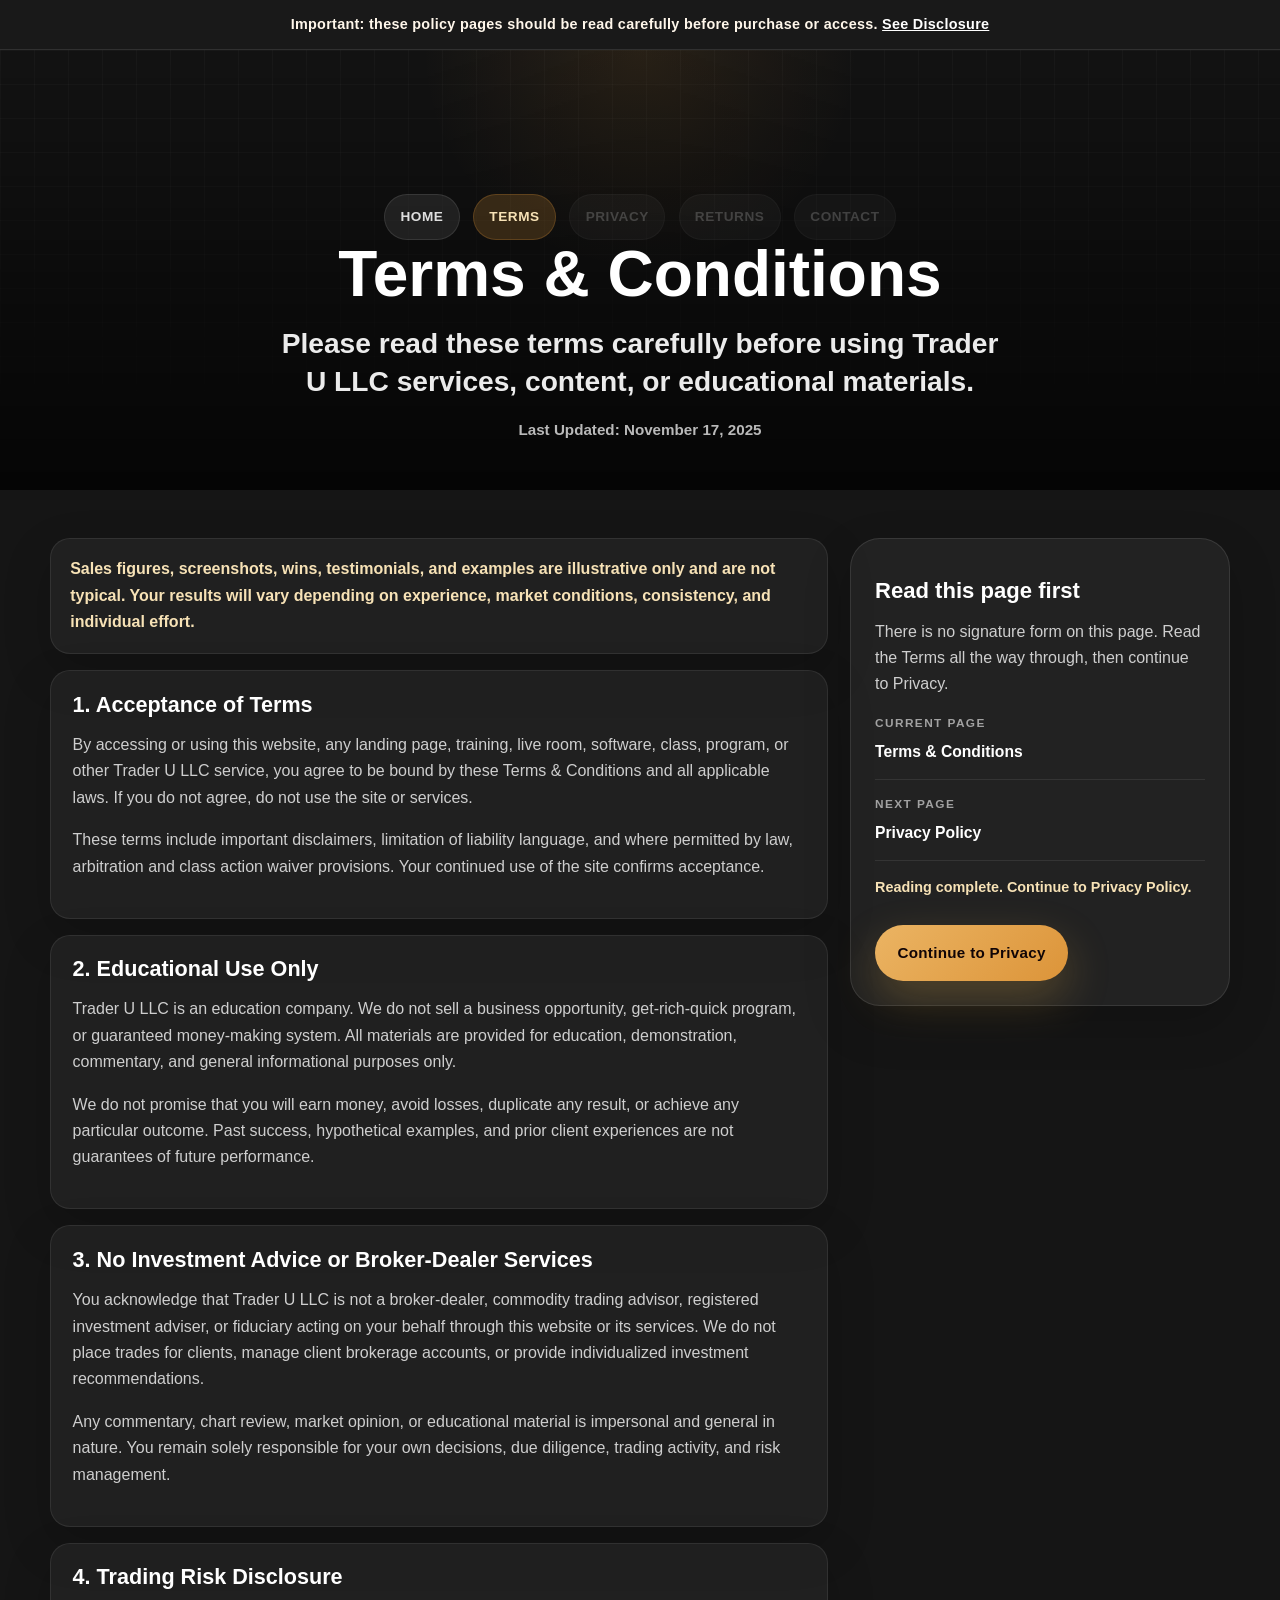
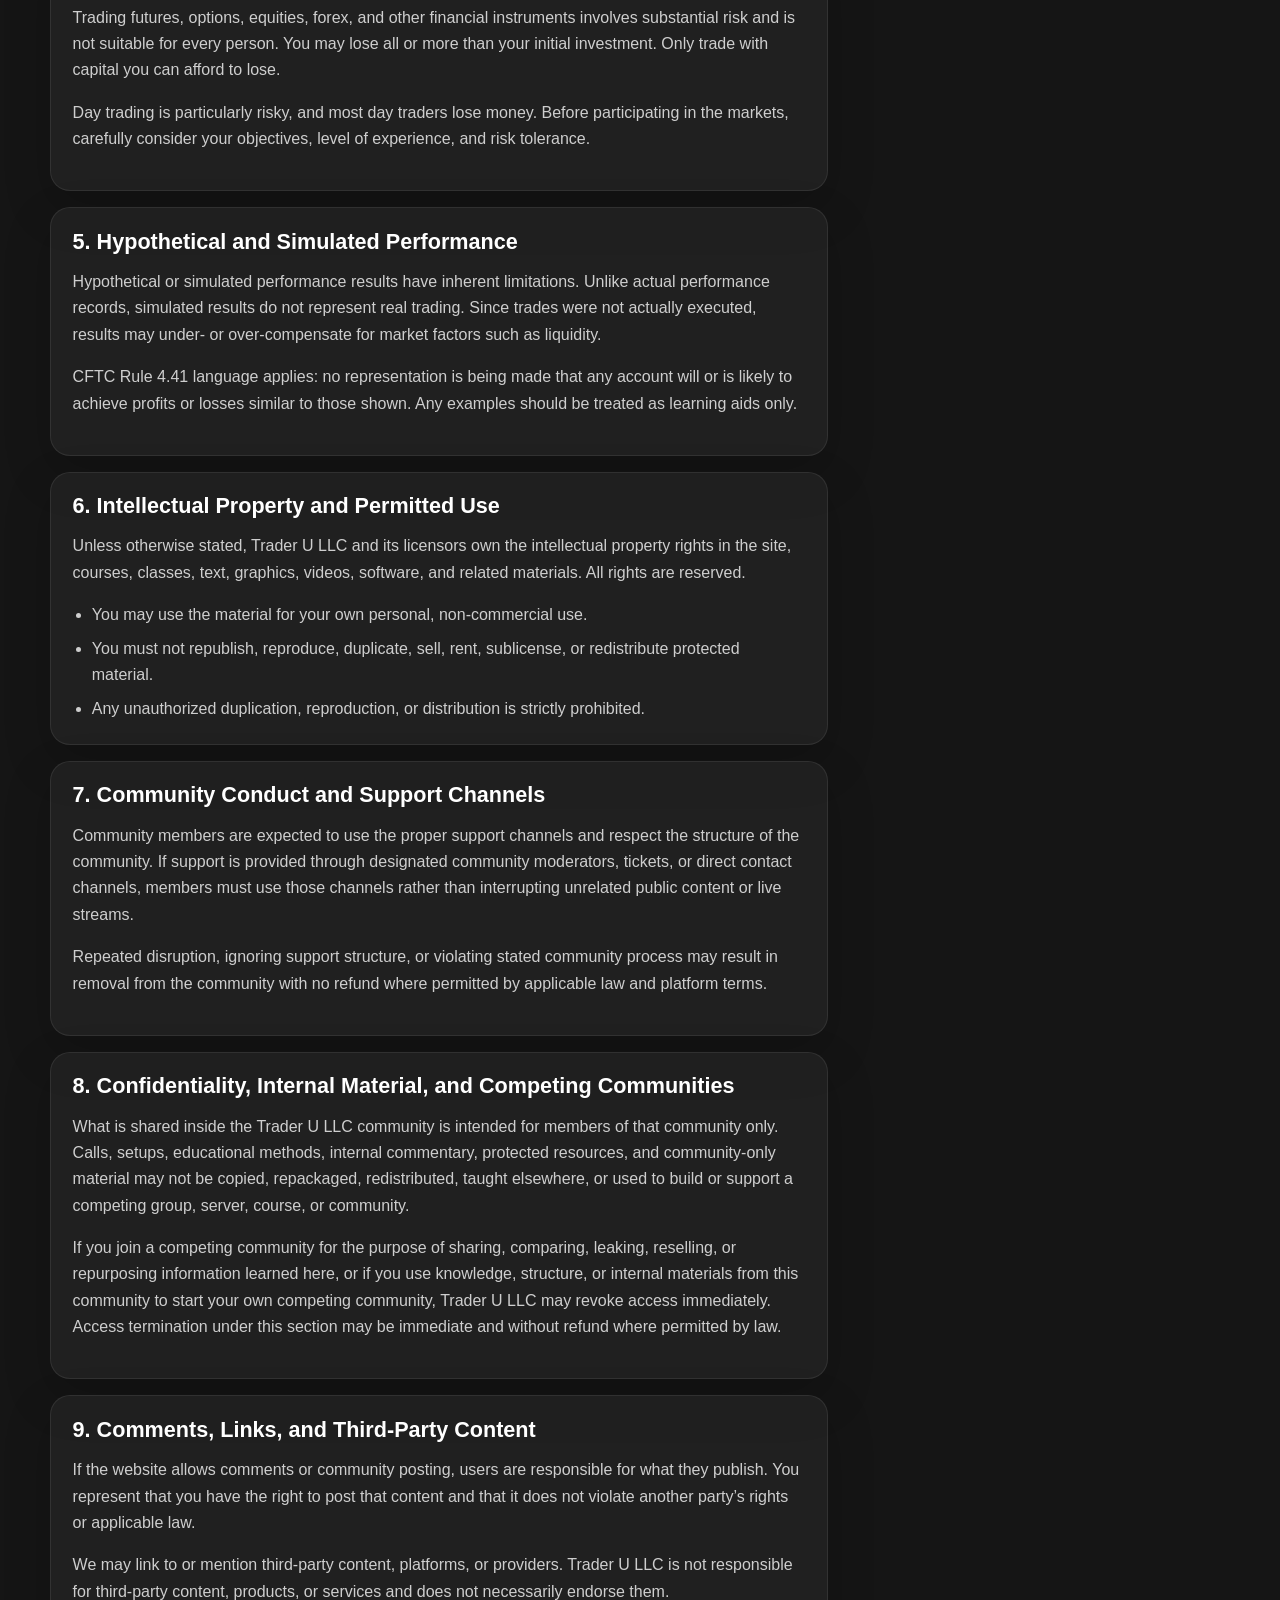
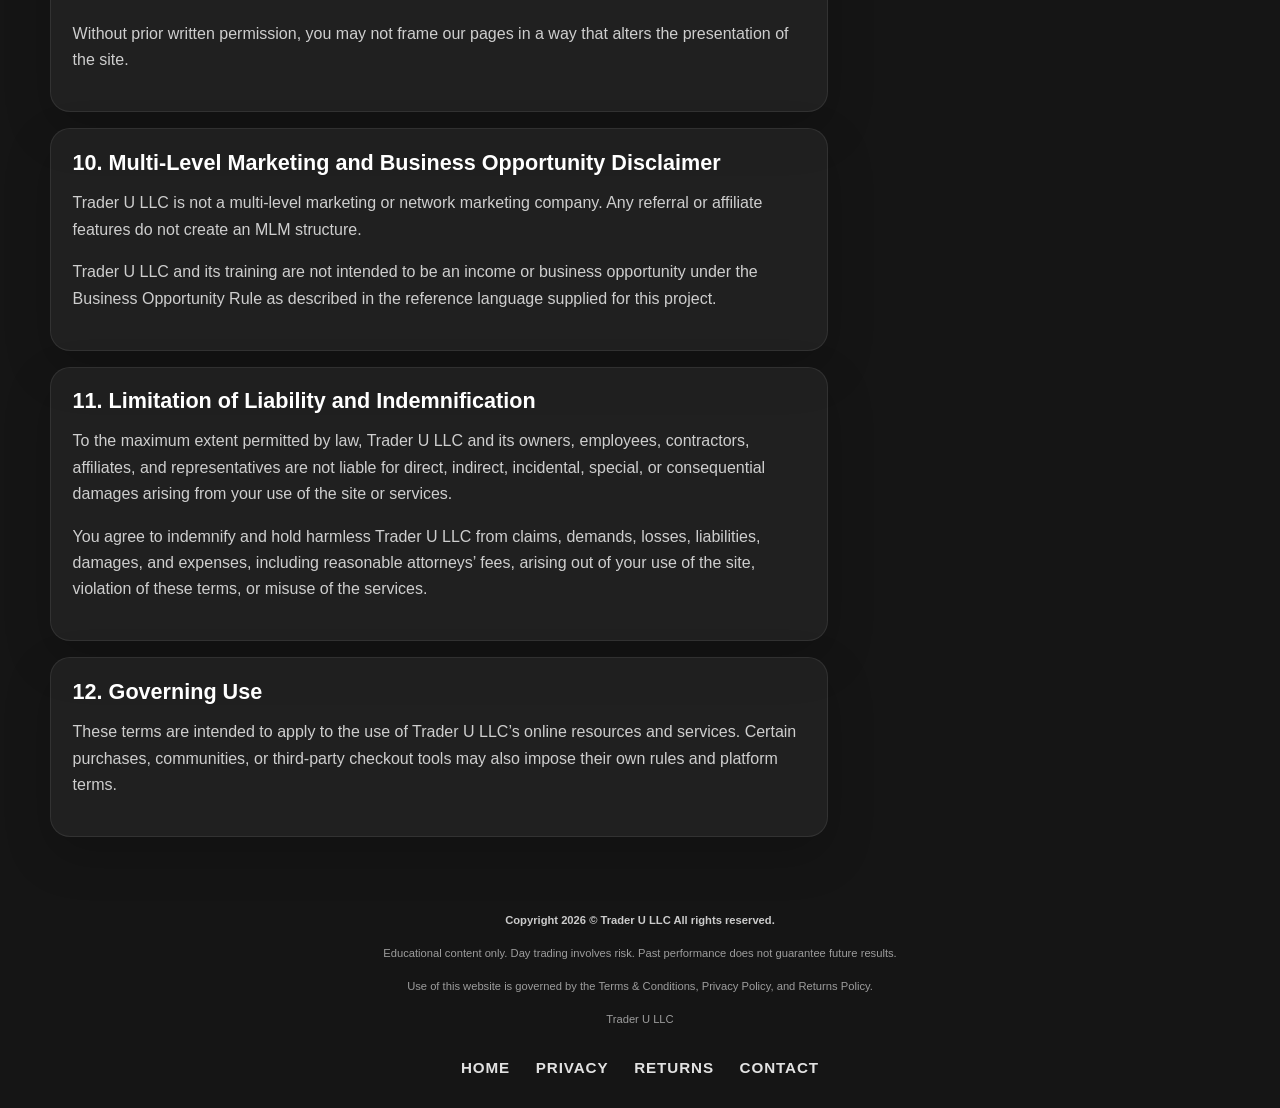
<file: terms.html>
<!DOCTYPE html>
<html lang="en">
<head>
  <meta charset="UTF-8" />
  <meta name="viewport" content="width=device-width, initial-scale=1.0" />
  <title>Trader U LLC | Terms &amp; Conditions</title>
  <meta
    name="description"
    content="Trader U LLC terms and conditions, trading risk disclosures, and educational-use notice."
  />
  <link rel="stylesheet" href="css/styles.css" />
</head>
<body class="policy-page" data-page="terms">
  <div class="announcement-bar announcement-bar--minimal">
    <div class="container announcement-bar__inner">
      <p>
        Important: these policy pages should be read carefully before purchase or access.
        <a href="#site-disclosure">See Disclosure</a>
      </p>
    </div>
  </div>

  <main class="landing-main">
    <section class="landing-hero landing-hero--subpage">
      <div class="landing-hero__grid" aria-hidden="true"></div>
      <div class="container landing-hero__inner landing-hero__inner--subpage">
        <nav class="subpage-nav" aria-label="Primary">
          <a href="index.html">Home</a>
          <a href="terms.html" data-gate-target="terms" aria-current="page">Terms</a>
          <a href="privacy.html" data-gate-target="privacy">Privacy</a>
          <a href="returns.html" data-gate-target="returns">Returns</a>
          <a href="contact.html" data-gate-target="contact">Contact</a>
        </nav>

        <div class="landing-hero__content landing-hero__content--subpage">
          <h1>Terms &amp; Conditions</h1>
          <p class="landing-hero__sub">
            Please read these terms carefully before using Trader U LLC services, content, or educational materials.
          </p>
          <p class="policy-meta">Last Updated: November 17, 2025</p>
        </div>
      </div>
    </section>

    <section class="policy-section">
      <div class="container policy-layout">
        <article class="policy-content" data-reading-doc="terms">
          <div class="policy-alert">
            Sales figures, screenshots, wins, testimonials, and examples are illustrative only and are not typical.
            Your results will vary depending on experience, market conditions, consistency, and individual effort.
          </div>

          <section class="policy-card">
            <h2>1. Acceptance of Terms</h2>
            <p>
              By accessing or using this website, any landing page, training, live room, software, class, program,
              or other Trader U LLC service, you agree to be bound by these Terms &amp; Conditions and all applicable laws.
              If you do not agree, do not use the site or services.
            </p>
            <p>
              These terms include important disclaimers, limitation of liability language, and where permitted by law,
              arbitration and class action waiver provisions. Your continued use of the site confirms acceptance.
            </p>
          </section>

          <section class="policy-card">
            <h2>2. Educational Use Only</h2>
            <p>
              Trader U LLC is an education company. We do not sell a business opportunity, get-rich-quick program,
              or guaranteed money-making system. All materials are provided for education, demonstration,
              commentary, and general informational purposes only.
            </p>
            <p>
              We do not promise that you will earn money, avoid losses, duplicate any result, or achieve any particular outcome.
              Past success, hypothetical examples, and prior client experiences are not guarantees of future performance.
            </p>
          </section>

          <section class="policy-card">
            <h2>3. No Investment Advice or Broker-Dealer Services</h2>
            <p>
              You acknowledge that Trader U LLC is not a broker-dealer, commodity trading advisor, registered investment adviser,
              or fiduciary acting on your behalf through this website or its services. We do not place trades for clients,
              manage client brokerage accounts, or provide individualized investment recommendations.
            </p>
            <p>
              Any commentary, chart review, market opinion, or educational material is impersonal and general in nature.
              You remain solely responsible for your own decisions, due diligence, trading activity, and risk management.
            </p>
          </section>

          <section class="policy-card">
            <h2>4. Trading Risk Disclosure</h2>
            <p>
              Trading futures, options, equities, forex, and other financial instruments involves substantial risk and is not suitable for every person.
              You may lose all or more than your initial investment. Only trade with capital you can afford to lose.
            </p>
            <p>
              Day trading is particularly risky, and most day traders lose money. Before participating in the markets,
              carefully consider your objectives, level of experience, and risk tolerance.
            </p>
          </section>

          <section class="policy-card">
            <h2>5. Hypothetical and Simulated Performance</h2>
            <p>
              Hypothetical or simulated performance results have inherent limitations. Unlike actual performance records,
              simulated results do not represent real trading. Since trades were not actually executed,
              results may under- or over-compensate for market factors such as liquidity.
            </p>
            <p>
              CFTC Rule 4.41 language applies: no representation is being made that any account will or is likely to achieve
              profits or losses similar to those shown. Any examples should be treated as learning aids only.
            </p>
          </section>

          <section class="policy-card">
            <h2>6. Intellectual Property and Permitted Use</h2>
            <p>
              Unless otherwise stated, Trader U LLC and its licensors own the intellectual property rights in the site,
              courses, classes, text, graphics, videos, software, and related materials. All rights are reserved.
            </p>
            <ul>
              <li>You may use the material for your own personal, non-commercial use.</li>
              <li>You must not republish, reproduce, duplicate, sell, rent, sublicense, or redistribute protected material.</li>
              <li>Any unauthorized duplication, reproduction, or distribution is strictly prohibited.</li>
            </ul>
          </section>

          <section class="policy-card">
            <h2>7. Community Conduct and Support Channels</h2>
            <p>
              Community members are expected to use the proper support channels and respect the structure of the community.
              If support is provided through designated community moderators, tickets, or direct contact channels, members must use those channels rather than interrupting unrelated public content or live streams.
            </p>
            <p>
              Repeated disruption, ignoring support structure, or violating stated community process may result in removal from the community with no refund where permitted by applicable law and platform terms.
            </p>
          </section>

          <section class="policy-card">
            <h2>8. Confidentiality, Internal Material, and Competing Communities</h2>
            <p>
              What is shared inside the Trader U LLC community is intended for members of that community only.
              Calls, setups, educational methods, internal commentary, protected resources, and community-only material may not be copied,
              repackaged, redistributed, taught elsewhere, or used to build or support a competing group, server, course, or community.
            </p>
            <p>
              If you join a competing community for the purpose of sharing, comparing, leaking, reselling, or repurposing information learned here,
              or if you use knowledge, structure, or internal materials from this community to start your own competing community,
              Trader U LLC may revoke access immediately. Access termination under this section may be immediate and without refund where permitted by law.
            </p>
          </section>

          <section class="policy-card">
            <h2>9. Comments, Links, and Third-Party Content</h2>
            <p>
              If the website allows comments or community posting, users are responsible for what they publish.
              You represent that you have the right to post that content and that it does not violate another party’s rights or applicable law.
            </p>
            <p>
              We may link to or mention third-party content, platforms, or providers. Trader U LLC is not responsible for third-party content,
              products, or services and does not necessarily endorse them.
            </p>
            <p>
              Without prior written permission, you may not frame our pages in a way that alters the presentation of the site.
            </p>
          </section>

          <section class="policy-card">
            <h2>10. Multi-Level Marketing and Business Opportunity Disclaimer</h2>
            <p>
              Trader U LLC is not a multi-level marketing or network marketing company. Any referral or affiliate features
              do not create an MLM structure.
            </p>
            <p>
              Trader U LLC and its training are not intended to be an income or business opportunity under the Business Opportunity Rule
              as described in the reference language supplied for this project.
            </p>
          </section>

          <section class="policy-card">
            <h2>11. Limitation of Liability and Indemnification</h2>
            <p>
              To the maximum extent permitted by law, Trader U LLC and its owners, employees, contractors, affiliates,
              and representatives are not liable for direct, indirect, incidental, special, or consequential damages arising from your use of the site or services.
            </p>
            <p>
              You agree to indemnify and hold harmless Trader U LLC from claims, demands, losses, liabilities,
              damages, and expenses, including reasonable attorneys’ fees, arising out of your use of the site, violation of these terms, or misuse of the services.
            </p>
          </section>

          <section class="policy-card">
            <h2>12. Governing Use</h2>
            <p>
              These terms are intended to apply to the use of Trader U LLC’s online resources and services.
              Certain purchases, communities, or third-party checkout tools may also impose their own rules and platform terms.
            </p>
          </section>
        </article>

        <aside class="policy-sidebar">
          <div class="agreement-form agreement-form--dark">
            <h3>Read this page first</h3>
            <p class="form-intro">
              There is no signature form on this page. Read the Terms all the way through, then continue to Privacy.
            </p>

            <div class="contact-list">
              <div>
                <span>Current page</span>
                <strong>Terms &amp; Conditions</strong>
              </div>
              <div>
                <span>Next page</span>
                <strong>Privacy Policy</strong>
              </div>
            </div>

            <p class="gate-status" data-read-status="terms">Scroll to the bottom of this page to unlock the continue button.</p>

            <div class="form-actions">
              <button
                class="btn btn--primary"
                type="button"
                data-read-continue="terms"
                data-next-href="privacy.html"
                data-next-label="Privacy Policy"
                disabled
              >
                Continue to Privacy
              </button>
            </div>
          </div>
        </aside>
      </div>
    </section>

    <footer class="landing-footer" id="site-disclosure">
      <div class="container landing-footer__inner">
        <div class="landing-disclosure">
          <p><strong>Copyright 2026 &copy; Trader U LLC All rights reserved.</strong></p>
          <p>
            Educational content only. Day trading involves risk. Past performance does not guarantee future results.
          </p>
          <p>
            Use of this website is governed by the Terms &amp; Conditions, Privacy Policy, and Returns Policy.
          </p>
          <p>Trader U LLC</p>
        </div>

        <div class="landing-footer__links">
          <a href="index.html">HOME</a>
          <a href="privacy.html">PRIVACY</a>
          <a href="returns.html">RETURNS</a>
          <a href="contact.html">CONTACT</a>
        </div>
      </div>
    </footer>
  </main>

  <script src="js/site.js"></script>
</body>
</html>
</file>
<file: css/styles.css>
:root {
  --bg: #110506;
  --bg-soft: #1d080b;
  --panel: rgba(27, 9, 12, 0.82);
  --panel-2: rgba(255, 255, 255, 0.08);
  --red-900: #240405;
  --red-800: #4a0608;
  --red-700: #7f080a;
  --red-600: #9e0f13;
  --gold-500: #dc9439;
  --gold-400: #ebb463;
  --gold-200: #f7e2b6;
  --cream: #fbf5e7;
  --cream-2: #f4ead4;
  --white: #ffffff;
  --ink: #201311;
  --muted: #705b52;
  --line: rgba(56, 13, 15, 0.12);
  --shadow: 0 28px 80px rgba(20, 2, 5, 0.22);
  --shadow-soft: 0 20px 56px rgba(70, 18, 23, 0.12);
  --radius-xl: 30px;
  --radius-lg: 24px;
  --radius-md: 18px;
  --radius-sm: 14px;
  --max-width: 1180px;
  --display: "Inter", "Helvetica Neue", Helvetica, Arial, sans-serif;
  --body: "Inter", "Helvetica Neue", Helvetica, Arial, sans-serif;
}

*,
*::before,
*::after {
  box-sizing: border-box;
}

html {
  scroll-behavior: smooth;
}

body {
  margin: 0;
  font-family: var(--body);
  line-height: 1.65;
  color: var(--ink);
  background:
    radial-gradient(circle at top left, rgba(212, 163, 66, 0.18), transparent 28%),
    linear-gradient(180deg, #fffaf0 0%, var(--cream) 100%);
}

img {
  display: block;
  max-width: 100%;
}

a {
  color: inherit;
  text-decoration: none;
}

button,
input,
textarea,
select {
  font: inherit;
}

::selection {
  background: var(--gold-500);
  color: var(--bg);
}

.container {
  width: min(var(--max-width), calc(100% - 2rem));
  margin: 0 auto;
}

.announcement-bar {
  position: relative;
  z-index: 30;
  background:
    linear-gradient(90deg, rgba(212, 163, 66, 0.92), rgba(139, 19, 27, 0.94), rgba(212, 163, 66, 0.92));
  color: #fff7eb;
  border-bottom: 1px solid rgba(255, 255, 255, 0.1);
}

.announcement-bar__inner {
  padding: 0.8rem 0;
  text-align: center;
}

.announcement-bar p {
  margin: 0;
  font-size: 0.9rem;
  font-weight: 700;
  letter-spacing: 0.02em;
}

.announcement-bar__deadline {
  color: var(--gold-200);
  text-decoration: underline;
  text-underline-offset: 0.18rem;
}

.site-header {
  position: sticky;
  top: 0;
  z-index: 20;
  background: rgba(17, 5, 6, 0.78);
  backdrop-filter: blur(16px);
  border-bottom: 1px solid rgba(255, 255, 255, 0.08);
}

.site-header--compact {
  position: relative;
}

.nav-shell {
  min-height: 82px;
  display: flex;
  align-items: center;
  justify-content: space-between;
  gap: 1rem;
}

.brand {
  display: inline-flex;
  align-items: center;
  gap: 0.9rem;
  color: var(--white);
}

.brand__crest {
  width: 50px;
  height: 50px;
  display: grid;
  place-items: center;
  border-radius: 50%;
  background: linear-gradient(135deg, var(--gold-400), var(--gold-500));
  color: var(--bg);
  font-family: var(--display);
  font-size: 1rem;
  font-weight: 800;
  box-shadow: 0 14px 30px rgba(212, 163, 66, 0.26);
}

.brand__text {
  display: flex;
  flex-direction: column;
  line-height: 1.08;
}

.brand__text strong {
  font-size: 0.96rem;
  text-transform: uppercase;
  letter-spacing: 0.12em;
}

.brand__text small {
  color: rgba(255, 255, 255, 0.68);
  font-size: 0.78rem;
}

.nav-links {
  display: inline-flex;
  align-items: center;
  gap: 1.25rem;
  color: rgba(255, 255, 255, 0.85);
}

.nav-links a {
  position: relative;
  font-size: 0.95rem;
  font-weight: 600;
}

.nav-links a::after {
  content: "";
  position: absolute;
  left: 0;
  bottom: -0.35rem;
  width: 100%;
  height: 2px;
  background: var(--gold-400);
  transform: scaleX(0);
  transform-origin: left;
  transition: transform 180ms ease;
}

.nav-links a:hover::after,
.nav-links a:focus-visible::after {
  transform: scaleX(1);
}

.hero {
  position: relative;
  overflow: hidden;
  padding: 5rem 0 4.5rem;
  background:
    radial-gradient(circle at 0% 0%, rgba(212, 163, 66, 0.2), transparent 26%),
    radial-gradient(circle at 100% 100%, rgba(212, 163, 66, 0.16), transparent 25%),
    linear-gradient(135deg, #130507 0%, #2f070b 45%, #62111a 100%);
  color: var(--white);
}

.hero::before {
  content: "";
  position: absolute;
  inset: 0;
  background-image:
    linear-gradient(rgba(255, 255, 255, 0.04) 1px, transparent 1px),
    linear-gradient(90deg, rgba(255, 255, 255, 0.04) 1px, transparent 1px);
  background-size: 40px 40px;
  mask-image: linear-gradient(180deg, rgba(0, 0, 0, 0.9), transparent 94%);
}

.hero__ambient {
  position: absolute;
  border-radius: 50%;
  filter: blur(70px);
  opacity: 0.34;
}

.hero__ambient--left {
  top: -120px;
  left: -40px;
  width: 380px;
  height: 380px;
  background: rgba(212, 163, 66, 0.58);
}

.hero__ambient--right {
  right: -40px;
  bottom: -120px;
  width: 340px;
  height: 340px;
  background: rgba(244, 207, 133, 0.22);
}

.hero__grid {
  position: relative;
  display: grid;
  grid-template-columns: minmax(0, 1.08fr) minmax(320px, 0.92fr);
  gap: 2rem;
  align-items: center;
}

.eyebrow {
  margin: 0 0 0.8rem;
  font-size: 0.76rem;
  font-weight: 800;
  letter-spacing: 0.22em;
  text-transform: uppercase;
  color: var(--gold-200);
}

.eyebrow--dark {
  color: var(--red-700);
}

h1,
h2,
h3 {
  margin: 0;
  font-family: var(--display);
  line-height: 1.08;
}

.hero h1 {
  max-width: 11ch;
  font-size: clamp(3rem, 6vw, 5.4rem);
}

.hero__lead,
.section-copy,
.agreement-copy p,
.info-card p,
.step-card p,
.summary-list dd,
.benefit-card li,
.legal-content p,
.legal-content li,
.form-intro,
.form-status,
.site-footer p {
  color: rgba(255, 255, 255, 0.82);
}

.section-copy,
.agreement-copy p,
.info-card p,
.step-card p,
.summary-list dd,
.benefit-card li,
.legal-content p,
.legal-content li,
.form-intro,
.form-status {
  color: var(--muted);
}

.hero__lead {
  max-width: 58ch;
  margin-top: 1.2rem;
  font-size: 1.04rem;
}

.hero__actions,
.form-actions {
  display: flex;
  flex-wrap: wrap;
  gap: 0.9rem;
  margin-top: 1.7rem;
}

.btn {
  display: inline-flex;
  align-items: center;
  justify-content: center;
  min-height: 56px;
  padding: 0.9rem 1.4rem;
  border-radius: 999px;
  border: 0;
  font-size: 0.95rem;
  font-weight: 800;
  letter-spacing: 0.02em;
  cursor: pointer;
  transition: transform 180ms ease, box-shadow 180ms ease, background 180ms ease;
}

.btn:hover,
.btn:focus-visible {
  transform: translateY(-1px);
}

.btn--wide {
  min-width: 240px;
}

.btn--primary {
  background: linear-gradient(135deg, var(--gold-400), var(--gold-500));
  color: var(--bg);
  box-shadow: 0 18px 44px rgba(212, 163, 66, 0.28);
}

.btn--ghost {
  background: rgba(255, 255, 255, 0.08);
  color: var(--white);
  border: 1px solid rgba(255, 255, 255, 0.18);
}

.btn--light {
  color: var(--red-900);
  background: rgba(121, 18, 24, 0.06);
  border-color: rgba(121, 18, 24, 0.12);
}

.hero__proof {
  display: flex;
  flex-wrap: wrap;
  gap: 0.8rem;
  margin-top: 1.8rem;
}

.hero__proof span {
  padding: 0.68rem 0.95rem;
  border-radius: 999px;
  background: rgba(255, 255, 255, 0.08);
  border: 1px solid rgba(255, 255, 255, 0.12);
  font-size: 0.88rem;
  font-weight: 700;
}

.hero__footnote {
  max-width: 56ch;
  margin: 1.25rem 0 0;
  color: rgba(255, 255, 255, 0.68);
  font-size: 0.88rem;
}

.hero__visual {
  display: grid;
  gap: 0.9rem;
}

.hero__visual-note {
  margin: 0;
  padding: 0.8rem 1rem;
  border-radius: var(--radius-md);
  background: rgba(255, 255, 255, 0.09);
  border: 1px solid rgba(255, 255, 255, 0.12);
  color: rgba(255, 255, 255, 0.85);
  font-size: 0.86rem;
  font-weight: 600;
}

.preview-card,
.info-card,
.step-card,
.summary-card,
.benefit-card,
.agreement-panel,
.agreement-form,
.legal-alert {
  border: 1px solid rgba(91, 21, 24, 0.12);
  box-shadow: var(--shadow-soft);
}

.preview-card {
  padding: 1.4rem;
  border-radius: var(--radius-xl);
  background:
    linear-gradient(180deg, rgba(13, 5, 6, 0.92), rgba(37, 7, 11, 0.86)),
    var(--panel);
  color: var(--white);
  box-shadow: var(--shadow);
}

.preview-card__header {
  display: flex;
  align-items: start;
  justify-content: space-between;
  gap: 1rem;
  padding-bottom: 1rem;
  border-bottom: 1px solid rgba(255, 255, 255, 0.08);
}

.preview-card__header h2 {
  font-size: 1.55rem;
}

.preview-card__eyebrow {
  margin: 0 0 0.4rem;
  color: var(--gold-200);
  font-size: 0.72rem;
  text-transform: uppercase;
  letter-spacing: 0.18em;
  font-weight: 800;
}

.preview-card__badge {
  padding: 0.45rem 0.7rem;
  border-radius: 999px;
  background: rgba(212, 163, 66, 0.18);
  color: var(--gold-200);
  font-weight: 800;
  font-size: 0.8rem;
}

.preview-card__rows {
  display: grid;
  gap: 0.8rem;
  margin-top: 1rem;
}

.preview-row {
  display: flex;
  align-items: center;
  justify-content: space-between;
  gap: 0.9rem;
  padding: 1rem;
  border-radius: var(--radius-md);
  background: rgba(255, 255, 255, 0.06);
  border: 1px solid rgba(255, 255, 255, 0.08);
}

.preview-row--accent {
  background: rgba(212, 163, 66, 0.12);
  border-color: rgba(212, 163, 66, 0.18);
}

.preview-row__copy {
  display: grid;
  gap: 0.2rem;
}

.preview-row__copy strong {
  font-size: 0.98rem;
}

.preview-row__copy small {
  color: rgba(255, 255, 255, 0.68);
}

.status-pill {
  min-width: 92px;
  padding: 0.45rem 0.7rem;
  border-radius: 999px;
  background: rgba(255, 255, 255, 0.1);
  color: rgba(255, 255, 255, 0.88);
  text-align: center;
  text-transform: uppercase;
  letter-spacing: 0.08em;
  font-size: 0.76rem;
  font-weight: 800;
}

.status-pill.is-complete {
  background: rgba(212, 163, 66, 0.2);
  color: var(--gold-200);
}

.preview-card__footer {
  display: grid;
  grid-template-columns: repeat(3, minmax(0, 1fr));
  gap: 0.8rem;
  margin-top: 1rem;
}

.preview-metric {
  padding: 0.9rem;
  border-radius: var(--radius-md);
  background: rgba(255, 255, 255, 0.05);
}

.preview-metric span {
  display: block;
  color: rgba(255, 255, 255, 0.62);
  font-size: 0.72rem;
  text-transform: uppercase;
  letter-spacing: 0.14em;
  font-weight: 800;
}

.preview-metric strong {
  display: block;
  margin-top: 0.28rem;
  font-size: 0.94rem;
}

.section {
  padding: 5rem 0;
}

.section--cream {
  background:
    linear-gradient(180deg, rgba(212, 163, 66, 0.08), rgba(255, 255, 255, 0)),
    var(--cream);
}

.section--light {
  background: var(--cream);
}

.section-heading {
  max-width: 800px;
}

.section-heading h2,
.agreement-copy h2,
.legal-hero h1,
.disclosure-block__intro h2 {
  font-size: clamp(2.2rem, 4vw, 4rem);
  color: var(--red-900);
}

.card-grid,
.process-grid {
  display: grid;
  grid-template-columns: repeat(3, minmax(0, 1fr));
  gap: 1.2rem;
  margin-top: 2rem;
}

.info-card,
.step-card {
  padding: 1.5rem;
  border-radius: var(--radius-lg);
  background: rgba(255, 255, 255, 0.76);
}

.card-number,
.step-card__number {
  display: inline-flex;
  align-items: center;
  justify-content: center;
  min-width: 52px;
  min-height: 52px;
  padding: 0 1rem;
  border-radius: 999px;
  background: linear-gradient(135deg, var(--red-700), var(--red-900));
  color: var(--gold-200);
  font-weight: 800;
  letter-spacing: 0.06em;
}

.step-card__number {
  min-width: auto;
  min-height: auto;
  padding: 0.5rem 0.9rem;
  font-size: 0.76rem;
  text-transform: uppercase;
}

.info-card h3,
.step-card h3,
.agreement-form h3,
.summary-card h3,
.benefit-card h3 {
  margin-top: 1rem;
  font-size: 1.38rem;
  color: var(--red-900);
}

.text-link {
  display: inline-block;
  margin-top: 1rem;
  color: var(--red-700);
  font-weight: 800;
}

.agreement-center {
  background:
    linear-gradient(180deg, rgba(121, 18, 24, 0.03), rgba(212, 163, 66, 0.1)),
    var(--cream-2);
}

.agreement-center__grid {
  display: grid;
  grid-template-columns: minmax(0, 1fr) minmax(340px, 470px);
  gap: 1.5rem;
  align-items: start;
}

.summary-card,
.benefit-card,
.agreement-panel {
  padding: 1.5rem;
  border-radius: var(--radius-xl);
  background: rgba(255, 255, 255, 0.82);
}

.benefit-card {
  margin-top: 1rem;
}

.summary-list {
  display: grid;
  gap: 0.95rem;
  margin-top: 1rem;
}

.summary-list div {
  padding-bottom: 0.9rem;
  border-bottom: 1px solid var(--line);
}

.summary-list dt {
  font-size: 0.78rem;
  font-weight: 800;
  letter-spacing: 0.12em;
  text-transform: uppercase;
  color: var(--red-700);
}

.summary-list dd {
  margin: 0.35rem 0 0;
}

.checklist {
  margin: 1rem 0 0;
  padding-left: 1.2rem;
}

.checklist li + li {
  margin-top: 0.5rem;
}

.agreement-form {
  padding: 1.5rem;
  border-radius: var(--radius-xl);
  background:
    linear-gradient(180deg, rgba(255, 255, 255, 0.92), rgba(250, 242, 227, 0.95)),
    var(--white);
}

.agreement-form label {
  display: grid;
  gap: 0.45rem;
  margin-top: 1rem;
  color: var(--red-900);
  font-weight: 700;
}

.agreement-form input {
  width: 100%;
  padding: 0.95rem 1rem;
  border-radius: var(--radius-sm);
  border: 1px solid rgba(84, 11, 15, 0.15);
  background: rgba(255, 255, 255, 0.92);
  color: var(--ink);
}

.agreement-form input:focus {
  outline: 2px solid rgba(212, 163, 66, 0.42);
  border-color: rgba(212, 163, 66, 0.44);
}

.checkbox {
  display: grid;
  grid-template-columns: auto 1fr;
  gap: 0.75rem;
  align-items: start;
}

.checkbox input {
  width: 20px;
  height: 20px;
  margin-top: 0.18rem;
}

.form-status {
  min-height: 1.4rem;
  margin: 1rem 0 0;
  font-size: 0.92rem;
}

.form-status.is-success {
  color: var(--red-700);
  font-weight: 700;
}

.form-status.is-error {
  color: #921627;
  font-weight: 700;
}

.legal-page {
  background:
    radial-gradient(circle at top right, rgba(212, 163, 66, 0.18), transparent 26%),
    linear-gradient(180deg, #fffbf2 0%, var(--cream) 100%);
}

.legal-hero {
  padding: 4.2rem 0 2rem;
  background:
    radial-gradient(circle at top left, rgba(212, 163, 66, 0.18), transparent 24%),
    linear-gradient(135deg, #120507, #3d0810 58%, #68111c);
  color: var(--white);
}

.legal-hero h1 {
  max-width: 14ch;
  color: var(--white);
}

.legal-hero__meta {
  margin-top: 1rem;
  color: rgba(255, 255, 255, 0.74);
}

.legal-layout {
  display: grid;
  grid-template-columns: minmax(0, 1fr) 360px;
  gap: 1.5rem;
  align-items: start;
}

.legal-content {
  display: grid;
  gap: 1.3rem;
}

.legal-content section {
  padding: 1.5rem;
  border-radius: var(--radius-lg);
  background: rgba(255, 255, 255, 0.78);
  border: 1px solid var(--line);
}

.legal-content h2 {
  margin-bottom: 0.8rem;
  font-size: 1.48rem;
  color: var(--red-900);
}

.legal-content ul {
  margin: 0.8rem 0 0;
  padding-left: 1.2rem;
}

.legal-content li + li {
  margin-top: 0.45rem;
}

.legal-alert {
  padding: 1.15rem 1.2rem;
  border-radius: var(--radius-lg);
  color: var(--red-900);
  font-weight: 700;
  background:
    linear-gradient(135deg, rgba(212, 163, 66, 0.22), rgba(255, 255, 255, 0.88));
}

.legal-sidebar {
  position: sticky;
  top: 1.1rem;
}

.site-footer {
  background: var(--bg);
  color: rgba(255, 255, 255, 0.82);
}

.disclosure-block {
  padding: 3rem 0 2rem;
  background:
    radial-gradient(circle at top center, rgba(212, 163, 66, 0.12), transparent 28%),
    linear-gradient(180deg, #130507 0%, #0d0304 100%);
}

.disclosure-block__grid {
  display: grid;
  grid-template-columns: 0.9fr 1.1fr;
  gap: 1.5rem;
  align-items: start;
}

.disclosure-block__intro h2 {
  color: var(--white);
}

.disclosure-block__copy {
  padding: 1.4rem;
  border-radius: var(--radius-xl);
  background: rgba(255, 255, 255, 0.06);
  border: 1px solid rgba(255, 255, 255, 0.08);
}

.disclosure-block__copy p {
  margin: 0;
  font-size: 0.93rem;
}

.disclosure-block__copy p + p {
  margin-top: 0.85rem;
}

.disclosure-block__copy a,
.footer__bottom a {
  color: var(--gold-200);
  text-decoration: underline;
}

.disclosure-links {
  display: flex;
  flex-wrap: wrap;
  gap: 1rem;
  padding-top: 1.3rem;
  border-top: 1px solid rgba(255, 255, 255, 0.08);
}

.disclosure-links a {
  padding: 0.7rem 1rem;
  border-radius: 999px;
  background: rgba(255, 255, 255, 0.07);
  border: 1px solid rgba(255, 255, 255, 0.1);
  font-weight: 700;
}

.footer__bottom {
  display: flex;
  flex-wrap: wrap;
  gap: 1rem 1.4rem;
  padding: 1.1rem 0 2rem;
  border-top: 1px solid rgba(255, 255, 255, 0.08);
}

.site-footer--legal {
  padding: 1rem 0;
  background: #140506;
}

.home-page--minimal {
  background: #131313;
  color: var(--white);
}

.announcement-bar--minimal {
  background: #191919;
}

.announcement-bar--minimal a {
  color: var(--white);
  text-decoration: underline;
}

.landing-main {
  min-height: 100vh;
  background: #151515;
}

.landing-hero {
  position: relative;
  overflow: hidden;
  min-height: 760px;
  background: #151515;
}

.landing-hero--shader {
  min-height: 100svh;
  background: #050505;
}

.landing-hero--market {
  min-height: 100svh;
  background:
    radial-gradient(circle at 20% 18%, rgba(220, 148, 57, 0.18), transparent 28%),
    radial-gradient(circle at 80% 12%, rgba(127, 8, 10, 0.42), transparent 34%),
    linear-gradient(180deg, #220607 0%, #3d0a0c 36%, #160304 100%);
}

.landing-hero::before {
  content: "";
  position: absolute;
  inset: 0;
  background:
    linear-gradient(180deg, rgba(0, 0, 0, 0.1), rgba(0, 0, 0, 0.48) 58%, rgba(0, 0, 0, 0.74)),
    radial-gradient(circle at center top, rgba(220, 148, 57, 0.12), transparent 28%);
  z-index: 1;
}

.landing-hero--shader::before {
  background:
    radial-gradient(circle at top center, rgba(220, 148, 57, 0.18), transparent 28%),
    linear-gradient(180deg, rgba(0, 0, 0, 0.16), rgba(0, 0, 0, 0.48) 58%, rgba(0, 0, 0, 0.76));
}

.landing-hero--market::before {
  background:
    linear-gradient(180deg, rgba(0, 0, 0, 0.62), rgba(0, 0, 0, 0.78) 42%, rgba(0, 0, 0, 0.93)),
    linear-gradient(90deg, rgba(0, 0, 0, 0.72) 0%, rgba(0, 0, 0, 0.62) 36%, rgba(0, 0, 0, 0.38) 68%, rgba(0, 0, 0, 0.2) 100%),
    radial-gradient(circle at 22% 38%, rgba(0, 0, 0, 0.8), rgba(0, 0, 0, 0.56) 40%, rgba(0, 0, 0, 0.12) 72%),
    radial-gradient(circle at center top, rgba(220, 148, 57, 0.04), transparent 24%);
  animation: marketBackdropFloat 11s ease-in-out infinite alternate;
}

.landing-hero::after {
  content: "";
  position: absolute;
  inset: 0;
  background:
    url("https://github.com/user-attachments/assets/e0f724f5-426c-4355-a515-ca4375a56c62") center top / cover no-repeat;
  z-index: 0;
  pointer-events: none;
}

.landing-hero--shader::after {
  background: none;
}

.landing-hero--market::after {
  background:
    linear-gradient(180deg, rgba(0, 0, 0, 0.11), rgba(0, 0, 0, 0.05) 34%, rgba(0, 0, 0, 0.16) 100%),
    radial-gradient(circle at center, rgba(220, 148, 57, 0.02), transparent 50%);
  animation: marketGlowFloat 9s ease-in-out infinite alternate;
}

.landing-hero--market .landing-hero__canvas {
  z-index: 1;
  opacity: 0.16;
  filter: saturate(0.68) brightness(0.62);
}

.landing-hero__canvas {
  position: absolute;
  inset: 0;
  width: 100%;
  height: 100%;
  display: block;
  z-index: 0;
}

.landing-hero--subpage {
  min-height: 430px;
}

.landing-hero--subpage::after {
  background-size: cover;
  opacity: 0.72;
}

.landing-hero__grid {
  position: absolute;
  inset: 0;
  background-image:
    linear-gradient(rgba(255, 255, 255, 0.06) 1px, transparent 1px),
    linear-gradient(90deg, rgba(255, 255, 255, 0.06) 1px, transparent 1px);
  background-size: 34px 34px;
  mask-image: linear-gradient(180deg, rgba(0, 0, 0, 0.95), transparent 92%);
  opacity: 0.46;
  z-index: 2;
}

.landing-hero--shader .landing-hero__grid {
  opacity: 0.22;
  background-size: 52px 52px;
  mask-image: linear-gradient(180deg, rgba(0, 0, 0, 0.88), transparent 95%);
}

.landing-hero--market .landing-hero__grid {
  opacity: 0.07;
  background-size: 58px 58px;
  mask-image: none;
}

.landing-hero__chart {
  position: absolute;
  inset: 0;
  z-index: 1;
  pointer-events: none;
}

.landing-hero__chart-path {
  position: absolute;
  left: -1.5%;
  width: 103%;
  background-repeat: no-repeat;
  background-position: left bottom;
  background-size: 100% 100%;
}

.landing-hero__chart-path--primary {
  bottom: 6%;
  height: 64%;
  opacity: 0.56;
  filter: drop-shadow(0 0 22px rgba(255, 206, 110, 0.16));
  background-image: url("data:image/svg+xml,%3Csvg xmlns='http://www.w3.org/2000/svg' viewBox='0 0 1920 760' fill='none'%3E%3Cpath d='M0 678 L120 664 L250 646 L390 612 L520 626 L660 545 L790 566 L940 440 L1095 462 L1260 352 L1435 372 L1605 230 L1755 258 L1920 112' stroke='%23f6bd58' stroke-width='10' stroke-linecap='round' stroke-linejoin='round'/%3E%3Cpath d='M0 678 L120 664 L250 646 L390 612 L520 626 L660 545 L790 566 L940 440 L1095 462 L1260 352 L1435 372 L1605 230 L1755 258 L1920 112' stroke='%23ffe4a4' stroke-width='3.5' stroke-linecap='round' stroke-linejoin='round' opacity='0.92'/%3E%3Ccircle cx='1920' cy='112' r='15' fill='%23ffd98b'/%3E%3Ccircle cx='1920' cy='112' r='34' fill='%23ffd98b' fill-opacity='0.2'/%3E%3C/svg%3E");
  animation: chartFloatPrimary 7s ease-in-out infinite alternate;
}

.landing-hero__chart-path--secondary {
  bottom: 17%;
  height: 56%;
  opacity: 0.26;
  background-image: url("data:image/svg+xml,%3Csvg xmlns='http://www.w3.org/2000/svg' viewBox='0 0 1920 760' fill='none'%3E%3Cpath d='M0 710 L145 688 L310 700 L470 642 L610 658 L760 612 L935 526 L1100 550 L1270 428 L1445 450 L1635 304 L1790 324 L1920 196' stroke='%238f2a24' stroke-width='7' stroke-linecap='round' stroke-linejoin='round' stroke-dasharray='14 14'/%3E%3C/svg%3E");
  animation: chartFloatSecondary 9s ease-in-out infinite alternate;
}

.landing-hero__inner {
  position: relative;
  display: grid;
  justify-items: center;
  text-align: center;
  padding: 31rem 0 3.5rem;
  z-index: 3;
}

.landing-hero--market .landing-hero__inner {
  min-height: 100svh;
  align-content: center;
  justify-items: start;
  text-align: left;
  padding: 7.4rem 0 4rem;
}

.landing-hero__content {
  width: min(760px, 100%);
  animation: heroFadeUp 0.9s ease-out both;
}

.landing-hero--market .landing-hero__content {
  width: min(1180px, 100%);
  margin-right: auto;
  position: relative;
  z-index: 1;
}

.landing-hero--market .landing-hero__content::before {
  content: "";
  position: absolute;
  inset: -3rem -3.5rem -3.2rem -2.8rem;
  background:
    radial-gradient(circle at 24% 38%, rgba(0, 0, 0, 0.93), rgba(0, 0, 0, 0.7) 42%, rgba(0, 0, 0, 0.34) 66%, transparent 84%);
  filter: blur(28px);
  z-index: -1;
  pointer-events: none;
}

.landing-hero__inner--subpage {
  padding-top: 9rem;
  padding-bottom: 3rem;
}

.landing-hero__content--subpage {
  width: min(860px, 100%);
}

.landing-hero__content h1 {
  margin-top: 0;
  font-family: var(--body);
  font-size: clamp(2.35rem, 5vw, 4rem);
  font-weight: 800;
  line-height: 1.08;
  color: var(--white);
}

.landing-hero__title {
  margin: 1.4rem 0 0;
}

.landing-hero__title span {
  display: block;
}

.landing-hero--shader .landing-hero__title span:first-child {
  background: linear-gradient(90deg, #ffdb93 0%, #f7b74d 52%, #d88525 100%);
  -webkit-background-clip: text;
  background-clip: text;
  color: transparent;
}

.landing-hero--shader .landing-hero__title span:last-child {
  background: linear-gradient(90deg, #fff2cb 0%, #ffd873 42%, #dc9439 100%);
  -webkit-background-clip: text;
  background-clip: text;
  color: transparent;
}

.landing-hero--market .landing-hero__title {
  max-width: 22ch;
  margin: 1rem 0 0;
  font-size: clamp(1.72rem, 2.65vw, 3rem);
  line-height: 1;
  letter-spacing: -0.04em;
  text-shadow: 0 8px 22px rgba(0, 0, 0, 0.3);
}

.landing-hero--market .landing-hero__title span {
  background: linear-gradient(180deg, #ffe3a8 0%, #f2ba52 42%, #dc9439 100%);
  -webkit-background-clip: text;
  background-clip: text;
  color: transparent;
}

.landing-hero--market .landing-hero__title span + span {
  margin-top: 0.08em;
}

.landing-hero__sub {
  max-width: 720px;
  margin: 1rem auto 0;
  font-size: clamp(1.15rem, 2.2vw, 1.8rem);
  font-weight: 600;
  line-height: 1.35;
  color: rgba(255, 255, 255, 0.92);
}

.landing-hero--market .landing-hero__sub {
  max-width: 48rem;
  margin-left: 0;
  margin-right: 0;
  font-size: clamp(0.92rem, 1.05vw, 1.06rem);
  font-weight: 500;
  line-height: 1.5;
  color: rgba(255, 243, 219, 0.88);
  text-shadow: 0 4px 16px rgba(0, 0, 0, 0.28);
}

.landing-trust-badge {
  display: inline-flex;
  align-items: center;
  gap: 0.6rem;
  padding: 0.8rem 1.15rem;
  border-radius: 999px;
  background: rgba(220, 148, 57, 0.1);
  border: 1px solid rgba(220, 148, 57, 0.3);
  color: rgba(255, 239, 209, 0.92);
  font-size: 0.92rem;
  font-weight: 600;
  backdrop-filter: blur(12px);
}

.landing-hero--market .landing-trust-badge {
  padding: 0.7rem 1rem;
  font-size: 0.88rem;
}

.landing-trust-badge__icon {
  color: #ffd36f;
  font-size: 0.95rem;
}

.policy-meta {
  margin: 1rem 0 0;
  color: rgba(255, 255, 255, 0.72);
  font-size: 0.95rem;
  font-weight: 600;
}

.landing-cta {
  display: inline-flex;
  align-items: center;
  justify-content: center;
  min-width: min(430px, 100%);
  min-height: 74px;
  margin-top: 2rem;
  padding: 1rem 2rem;
  border: 2px solid rgba(220, 148, 57, 0.65);
  border-radius: 8px;
  background: linear-gradient(180deg, #f0ad4d 0%, var(--gold-500) 100%);
  color: #0d0d0d;
  font-size: 1.1rem;
  font-weight: 900;
  letter-spacing: 0.02em;
  box-shadow: 0 12px 36px rgba(220, 148, 57, 0.18);
}

.landing-hero__actions {
  display: flex;
  flex-wrap: wrap;
  justify-content: center;
  gap: 1rem;
  margin-top: 2rem;
}

.landing-hero--market .landing-hero__actions {
  justify-content: flex-start;
  gap: 0.85rem;
  margin-top: 1.55rem;
}

.landing-hero__actions .landing-cta {
  margin-top: 0;
}

.landing-cta--ghost {
  background: rgba(255, 255, 255, 0.06);
  border-color: rgba(255, 255, 255, 0.18);
  color: rgba(255, 255, 255, 0.92);
  box-shadow: none;
}

.landing-hero--market .landing-cta {
  min-width: min(320px, 100%);
  min-height: 66px;
  font-size: 1rem;
}

.landing-badges {
  display: flex;
  flex-wrap: wrap;
  justify-content: center;
  gap: 0.75rem;
  margin-top: 1.35rem;
}

.landing-badges span {
  padding: 0.55rem 0.95rem;
  border-radius: 999px;
  background: rgba(255, 255, 255, 0.06);
  border: 1px solid rgba(220, 148, 57, 0.22);
  color: var(--gold-200);
  font-size: 0.98rem;
  font-weight: 800;
}

.landing-hero--market .landing-badges {
  justify-content: flex-start;
}

@keyframes heroFadeUp {
  from {
    opacity: 0;
    transform: translateY(26px);
  }

  to {
    opacity: 1;
    transform: translateY(0);
  }
}

@keyframes marketBackdropFloat {
  from {
    transform: translateY(-1.5%);
  }

  to {
    transform: translateY(1.5%);
  }
}

@keyframes marketGlowFloat {
  from {
    transform: translateY(1.2%) scale(1);
    opacity: 0.8;
  }

  to {
    transform: translateY(-1.2%) scale(1.03);
    opacity: 1;
  }
}

@keyframes chartFloatPrimary {
  from {
    transform: translateY(16px);
  }

  to {
    transform: translateY(-10px);
  }
}

@keyframes chartFloatSecondary {
  from {
    transform: translateY(-12px);
  }

  to {
    transform: translateY(14px);
  }
}

.landing-footer {
  background: #151515;
  padding: 2.2rem 0 1.8rem;
}

.landing-footer__inner {
  display: grid;
  gap: 1.5rem;
}

.landing-disclosure {
  max-width: 1120px;
  margin: 0 auto;
  text-align: center;
}

.landing-disclosure p {
  margin: 0;
  color: rgba(255, 255, 255, 0.58);
  font-size: 0.7rem;
  line-height: 1.5;
}

.landing-disclosure p + p {
  margin-top: 1rem;
}

.landing-disclosure strong {
  color: rgba(255, 255, 255, 0.78);
}

.landing-disclosure a {
  color: var(--gold-500);
  text-decoration: underline;
}

.landing-footer__links {
  display: flex;
  flex-wrap: wrap;
  justify-content: center;
  gap: 1.6rem;
  padding-top: 0.2rem;
}

.landing-footer__links a {
  color: rgba(255, 255, 255, 0.88);
  font-size: 0.95rem;
  font-weight: 800;
  letter-spacing: 0.06em;
  text-transform: uppercase;
}

.subpage-nav {
  display: flex;
  flex-wrap: wrap;
  justify-content: center;
  gap: 0.85rem;
}

.subpage-nav a {
  padding: 0.65rem 0.95rem;
  border-radius: 999px;
  background: rgba(255, 255, 255, 0.08);
  border: 1px solid rgba(255, 255, 255, 0.1);
  color: rgba(255, 255, 255, 0.86);
  font-size: 0.85rem;
  font-weight: 700;
  letter-spacing: 0.04em;
  text-transform: uppercase;
}

.subpage-nav a[aria-current="page"] {
  background: rgba(220, 148, 57, 0.2);
  border-color: rgba(220, 148, 57, 0.24);
  color: var(--gold-200);
}

.subpage-nav a[aria-disabled="true"] {
  opacity: 0.42;
  color: rgba(255, 255, 255, 0.48);
  border-color: rgba(255, 255, 255, 0.08);
  cursor: not-allowed;
}

.policy-page {
  background: #151515;
  color: var(--white);
}

.policy-section {
  padding: 3rem 0 2.5rem;
  background: #151515;
}

.policy-layout,
.contact-layout {
  display: grid;
  grid-template-columns: minmax(0, 1fr) minmax(320px, 380px);
  gap: 1.4rem;
  align-items: start;
}

.policy-content {
  display: grid;
  gap: 1rem;
}

.policy-alert,
.policy-card,
.contact-card {
  border-radius: 20px;
  border: 1px solid rgba(255, 255, 255, 0.08);
  background: rgba(255, 255, 255, 0.05);
  box-shadow: 0 18px 48px rgba(0, 0, 0, 0.18);
}

.policy-alert {
  padding: 1.1rem 1.2rem;
  color: var(--gold-200);
  font-weight: 700;
}

.policy-card {
  padding: 1.35rem;
}

.policy-card h2 {
  margin-bottom: 0.8rem;
  font-family: var(--body);
  font-size: 1.35rem;
  font-weight: 800;
  color: var(--white);
}

.policy-card p,
.policy-card li {
  color: rgba(255, 255, 255, 0.78);
}

.policy-card ul {
  margin: 0.8rem 0 0;
  padding-left: 1.2rem;
}

.policy-card li + li {
  margin-top: 0.45rem;
}

.policy-sidebar {
  position: sticky;
  top: 1rem;
}

.agreement-form--dark {
  background: rgba(255, 255, 255, 0.06);
  border: 1px solid rgba(255, 255, 255, 0.1);
  box-shadow: 0 18px 48px rgba(0, 0, 0, 0.18);
}

.agreement-form--dark h3,
.agreement-form--dark label {
  color: var(--white);
}

.agreement-form--dark .form-intro,
.agreement-form--dark .form-status,
.agreement-form--dark .checkbox span {
  color: rgba(255, 255, 255, 0.78);
}

.agreement-form--dark input {
  background: rgba(255, 255, 255, 0.08);
  border-color: rgba(255, 255, 255, 0.12);
  color: var(--white);
}

.agreement-form--dark textarea {
  background: rgba(255, 255, 255, 0.08);
  border-color: rgba(255, 255, 255, 0.12);
  color: var(--white);
}

.agreement-form--dark input::placeholder {
  color: rgba(255, 255, 255, 0.45);
}

.agreement-form--dark textarea::placeholder {
  color: rgba(255, 255, 255, 0.45);
}

.agreement-form button:disabled,
.agreement-form .btn:disabled {
  opacity: 0.42;
  cursor: not-allowed;
  transform: none;
  box-shadow: none;
}

.gate-status {
  margin: 1rem 0 0;
  color: rgba(255, 255, 255, 0.72);
  font-size: 0.9rem;
  line-height: 1.45;
}

.gate-status.is-success {
  color: var(--gold-200);
  font-weight: 700;
}

.contact-list {
  display: grid;
  gap: 0.9rem;
  margin-top: 1rem;
}

.contact-list div {
  padding-bottom: 0.9rem;
  border-bottom: 1px solid rgba(255, 255, 255, 0.08);
}

.contact-list span {
  display: block;
  color: rgba(255, 255, 255, 0.58);
  font-size: 0.74rem;
  font-weight: 800;
  letter-spacing: 0.12em;
  text-transform: uppercase;
}

.contact-list strong {
  display: block;
  margin-top: 0.35rem;
  color: var(--white);
  font-size: 0.98rem;
}

.join-modal {
  position: fixed;
  inset: 0;
  z-index: 100;
  display: grid;
  place-items: center;
  padding: 1rem;
  background: rgba(0, 0, 0, 0.76);
}

.join-modal[hidden] {
  display: none;
}

.join-modal__dialog {
  position: relative;
  width: min(640px, 100%);
  max-height: min(88vh, 860px);
  overflow-y: auto;
  padding: 1.5rem;
  border-radius: 22px;
  background: #171717;
  border: 1px solid rgba(255, 255, 255, 0.1);
  box-shadow: 0 26px 80px rgba(0, 0, 0, 0.38);
}

.join-modal__dialog h2 {
  margin: 0;
  color: var(--white);
  font-family: var(--body);
  font-size: 1.7rem;
  font-weight: 800;
}

.join-modal__intro {
  margin: 0.7rem 0 0;
  color: rgba(255, 255, 255, 0.78);
}

.join-modal__close {
  position: absolute;
  top: 0.9rem;
  right: 0.9rem;
  width: 40px;
  height: 40px;
  border-radius: 50%;
  border: 1px solid rgba(255, 255, 255, 0.12);
  background: rgba(255, 255, 255, 0.06);
  color: var(--white);
  font-size: 1.4rem;
  cursor: pointer;
}

.join-form {
  display: grid;
  gap: 0.9rem;
  margin-top: 1.2rem;
  padding-bottom: 0.2rem;
}

.join-form[hidden] {
  display: none !important;
}

.join-form label {
  display: grid;
  gap: 0.45rem;
  color: var(--white);
  font-weight: 700;
}

.join-form input,
.join-form textarea {
  width: 100%;
  padding: 0.95rem 1rem;
  border-radius: 14px;
  border: 1px solid rgba(255, 255, 255, 0.12);
  background: rgba(255, 255, 255, 0.08);
  color: var(--white);
  resize: vertical;
}

.checkbox--dark span {
  color: rgba(255, 255, 255, 0.78);
}

.join-form .form-status {
  margin-top: 0.2rem;
  color: rgba(255, 255, 255, 0.76);
}

.join-form .form-status.is-success {
  color: var(--gold-200);
}

.join-form .form-status.is-error {
  color: #ff8d8d;
}

.join-success {
  display: grid;
  justify-items: center;
  gap: 1rem;
  margin-top: 1rem;
  padding: 2.2rem 1.4rem 2rem;
  border-radius: 24px;
  background: #1a1a1d;
  border: 1px solid rgba(255, 255, 255, 0.08);
  text-align: center;
}

.join-success[hidden] {
  display: none !important;
}

.join-success__icon {
  display: grid;
  place-items: center;
  width: 72px;
  height: 72px;
  border-radius: 50%;
  border: 3px solid #18d68c;
  color: #d8fff0;
  font-size: 2.2rem;
  line-height: 1;
}

.join-success h3 {
  margin: 0;
  color: #18d68c;
  font-size: 2rem;
  font-weight: 800;
}

.join-success p {
  margin: 0;
  max-width: 26rem;
  color: rgba(255, 255, 255, 0.76);
  font-size: 1.05rem;
  line-height: 1.7;
}

body.modal-open {
  overflow: hidden;
}

@media (max-width: 980px) {
  .hero__grid,
  .agreement-center__grid,
  .card-grid,
  .process-grid,
  .legal-layout,
  .disclosure-block__grid,
  .preview-card__footer,
  .policy-layout,
  .contact-layout {
    grid-template-columns: 1fr;
  }

  .legal-sidebar {
    position: static;
  }

  .hero h1,
  .legal-hero h1 {
    max-width: none;
  }

  .landing-hero {
    min-height: auto;
  }

  .landing-hero__content {
    margin-top: 0;
  }

  .policy-sidebar {
    position: static;
  }
}

@media (max-width: 720px) {
  .nav-shell {
    flex-direction: column;
    align-items: flex-start;
    justify-content: center;
    padding: 1rem 0;
  }

  .nav-links {
    flex-wrap: wrap;
  }

  .hero,
  .section,
  .legal-hero,
  .disclosure-block {
    padding-top: 3.5rem;
    padding-bottom: 3.5rem;
  }

  .announcement-bar__inner {
    padding: 0.75rem 0;
  }

  .announcement-bar p {
    font-size: 0.82rem;
  }

  .preview-card,
  .info-card,
  .step-card,
  .summary-card,
  .benefit-card,
  .agreement-panel,
  .agreement-form,
  .legal-content section,
  .legal-alert,
  .disclosure-block__copy {
    padding: 1.2rem;
  }

  .hero__proof {
    gap: 0.6rem;
  }

  .hero__proof span {
    width: 100%;
    text-align: center;
  }

  .container {
    width: min(var(--max-width), calc(100% - 1.2rem));
  }

  .landing-hero__inner {
    padding-top: 15rem;
    padding-bottom: 2.5rem;
  }

  .landing-hero--market .landing-hero__inner {
    justify-items: center;
    text-align: center;
    padding-top: 6.75rem;
    padding-bottom: 2.5rem;
  }

  .landing-hero__actions {
    flex-direction: column;
  }

  .landing-hero__inner--subpage {
    padding-top: 6.5rem;
    padding-bottom: 2.4rem;
  }

  .landing-cta {
    min-width: 100%;
    min-height: 68px;
    font-size: 1rem;
  }

  .landing-hero--market .landing-hero__title {
    max-width: 10.4ch;
    margin-left: auto;
    margin-right: auto;
    font-size: clamp(1.62rem, 7.2vw, 2.7rem);
  }

  .landing-hero--market .landing-hero__sub {
    max-width: 24rem;
    margin-left: auto;
    margin-right: auto;
    font-size: 0.92rem;
  }

  .landing-hero__chart-path--primary {
    left: -10%;
    bottom: 14%;
    width: 132%;
    height: 48%;
    opacity: 0.38;
  }

  .landing-hero__chart-path--secondary {
    left: -16%;
    bottom: 22%;
    width: 140%;
    height: 42%;
  }

  .landing-hero--market .landing-hero__content {
    width: min(100%, 40rem);
    margin-left: auto;
    margin-right: auto;
  }

  .landing-hero--market .landing-hero__actions,
  .landing-hero--market .landing-badges {
    justify-content: center;
  }

  .landing-hero--market .landing-hero__title {
    max-width: 12.5ch;
  }

  .landing-badges {
    gap: 0.55rem;
  }

  .landing-badges span {
    width: 100%;
  }

  .landing-disclosure p {
    font-size: 0.68rem;
  }

  .subpage-nav {
    gap: 0.6rem;
  }

  .subpage-nav a {
    width: calc(50% - 0.3rem);
    text-align: center;
  }

  .policy-section {
    padding-top: 2rem;
  }

  .join-modal__dialog {
    max-height: min(90svh, 92vh);
    overflow-y: auto;
    padding: 1.2rem;
  }

  .join-success {
    padding: 1.8rem 1rem;
  }

  .join-success h3 {
    font-size: 1.65rem;
  }
}

@media print {
  .announcement-bar,
  .site-header,
  .nav-links,
  .form-actions,
  .disclosure-links {
    display: none !important;
  }

  body {
    background: #fff;
  }

  .preview-card,
  .agreement-form,
  .summary-card,
  .benefit-card,
  .legal-content section,
  .disclosure-block__copy,
  .landing-disclosure {
    box-shadow: none;
    background: #fff;
  }
}
</file>
